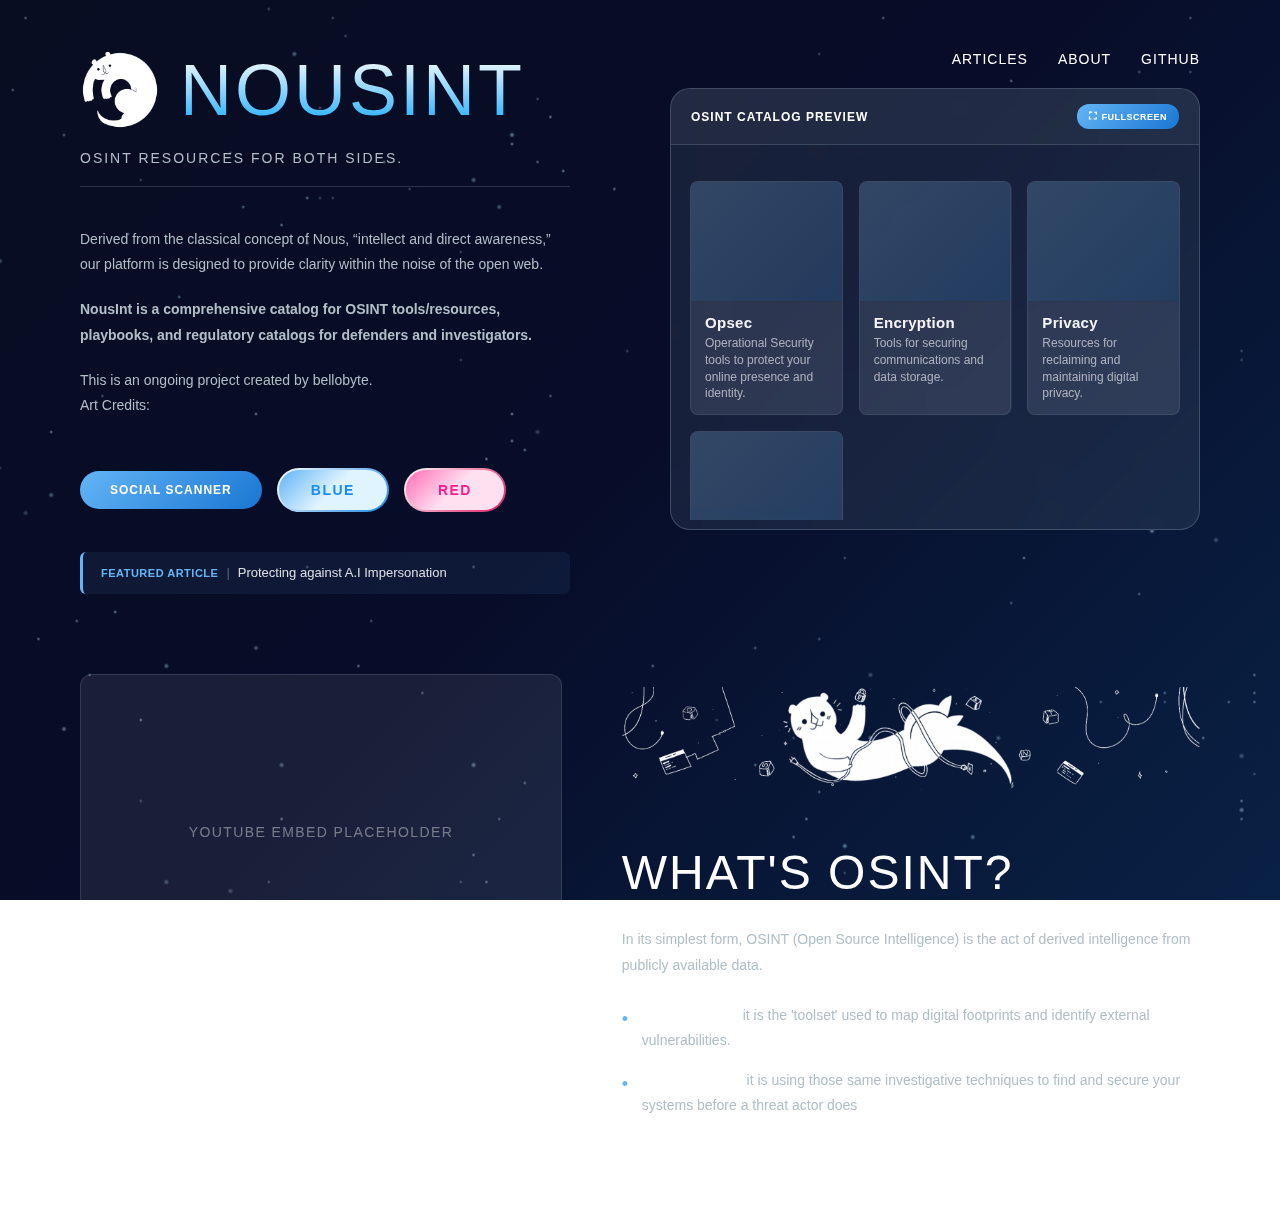
<file: index.html>
<!DOCTYPE html>
<html lang="en">
<head>
    <meta charset="UTF-8">
    <meta name="viewport" content="width=device-width, initial-scale=1.0">
    <meta name="description" content="NousInt - Comprehensive catalog of OSINT tools and resources for reconnaissance, operational security, privacy, and threat intelligence. Blue Team defensive security catalog.">
    <meta name="keywords" content="OSINT, operational security, OpSec, privacy tools, threat intelligence, cybersecurity, information gathering, OSINT catalog, blue team, cybersecurity resources, OSINT catalog">
    <meta name="author" content="bellobyte">
    <meta property="og:title" content="NousInt - OSINT Tools & Resources Catalog">
    <meta property="og:description" content="Catalog of OSINT tools and resources for recon and OpSec">
    <meta property="og:type" content="website">
    <title>NousInt | OSINT Catalog</title>
    <link rel="stylesheet" href="/static/css/index.css">
    <link rel="stylesheet" href="/static/css/stars.css">
    <link rel="icon" href="/static/images/logo.png" type="image/png">
</head>
<body>
    <div class="starfield"></div>
    <div class="container">
        <!-- Main Content -->   
        <main class="main-content">
            <div class="left-section">
                <div class="title-container" style="display: flex; align-items: center; gap: 20px; margin-bottom: 20px;">
                    <img src="/static/images/logo.png" alt="NousInt Logo" style="width: 80px; height: auto;">
                    <h1 class="main-title" style="margin-bottom: 0;">NOUSINT</h1>
                </div>
                <p class="subtitle">OSINT RESOURCES FOR BOTH SIDES.</p>
                
                <div class="description">
                    <p>Derived from the classical concept of Nous, “intellect and direct awareness,” our platform is designed to provide clarity within the noise of the open web.</p>
                    
                    <p><strong>NousInt is a comprehensive catalog for OSINT tools/resources, playbooks, and regulatory catalogs for defenders and investigators.</strong></p>
                    
                    <p>This is an ongoing project created by bellobyte. <br> Art Credits: </p>
                </div>

                <div class="action-section">
                    <button class="scanner-btn" onclick="window.location.href='/scan'">
                        SOCIAL SCANNER
                    </button>
                    <button class="blue-btn">BLUE</button>
                    <button class="red-btn" onclick="window.location.href='/red'">RED</button>
                </div>

                <!-- Featured Articles Section -->
                <div class="featured-articles">
                    <a href="/articles/protecting-against-ai-impersonation" class="featured-article-link">
                        <span class="featured-label">Featured Article</span>
                        <span class="featured-separator">|</span>
                        <span class="featured-title">Protecting against A.I Impersonation</span>
                    </a>
                </div>
            </div>

            <div class="right-section" style="flex-direction: column; align-items: flex-end;">
                <nav class="nav-buttons" style="margin-bottom: 20px;">
                    <button class="nav-btn" onclick="window.location.href='/articles'">ARTICLES</button>
                    <button class="nav-btn" onclick="window.location.href='/about'">ABOUT</button>
                    <a href="https://github.com/bellobyte/nousint" target="_blank">
                        <button class="nav-btn">GITHUB</button>
                    </a>
                </nav>
                <!-- Catalog Preview Container-->
                <div class="catalog-preview">
                    <div class="catalog-header">
                        <h3>OSINT Catalog Preview</h3>
                        <button class="fullscreen-btn" onclick="window.location.href='/catalog'">
                            <span>⛶</span> FULLSCREEN
                        </button>
                    </div>
                    <div class="catalog-content">
                        <div class="category-filter">
                        </div>
                        <div class="tools-grid">
                        </div>
                    </div>
                </div>
            </div>
        </main>

        <!-- What's OSINT Section -->
        <section class="osint-section">
            <div class="osint-left">
                <div class="youtube-embed-placeholder">
                    <!-- YOUTUBE EMBED -->
                    <p>YOUTUBE EMBED PLACEHOLDER</p>
                    <!-- should be: <iframe width="100%" height="315" src="https://www.youtube.com/embed/ID" frameborder="0" allowfullscreen></iframe> -->
                </div>
            </div>
            
            <div class="osint-right">
                <div class="logo-full"></div>
                <h2 class="osint-title">WHAT'S OSINT?</h2>
                <div class="osint-content">
                    <p>In its simplest form, OSINT (Open Source Intelligence) is the act of derived intelligence from publicly available data.</p>
                    
                    <ul class="osint-list">
                        <li><strong>For Red Team:</strong> it is the 'toolset' used to map digital footprints and identify external vulnerabilities.</li>
                        <li><strong>For Blue Team:</strong> it is using those same investigative techniques to find and secure your systems before a threat actor does</li>
                    </ul>
                </div>
            </div>
        </section>
    </div>

    <script src="/static/js/script.js"></script>
    <script src="/static/js/catalogscript.js"></script>
</body>
</html>
</file>
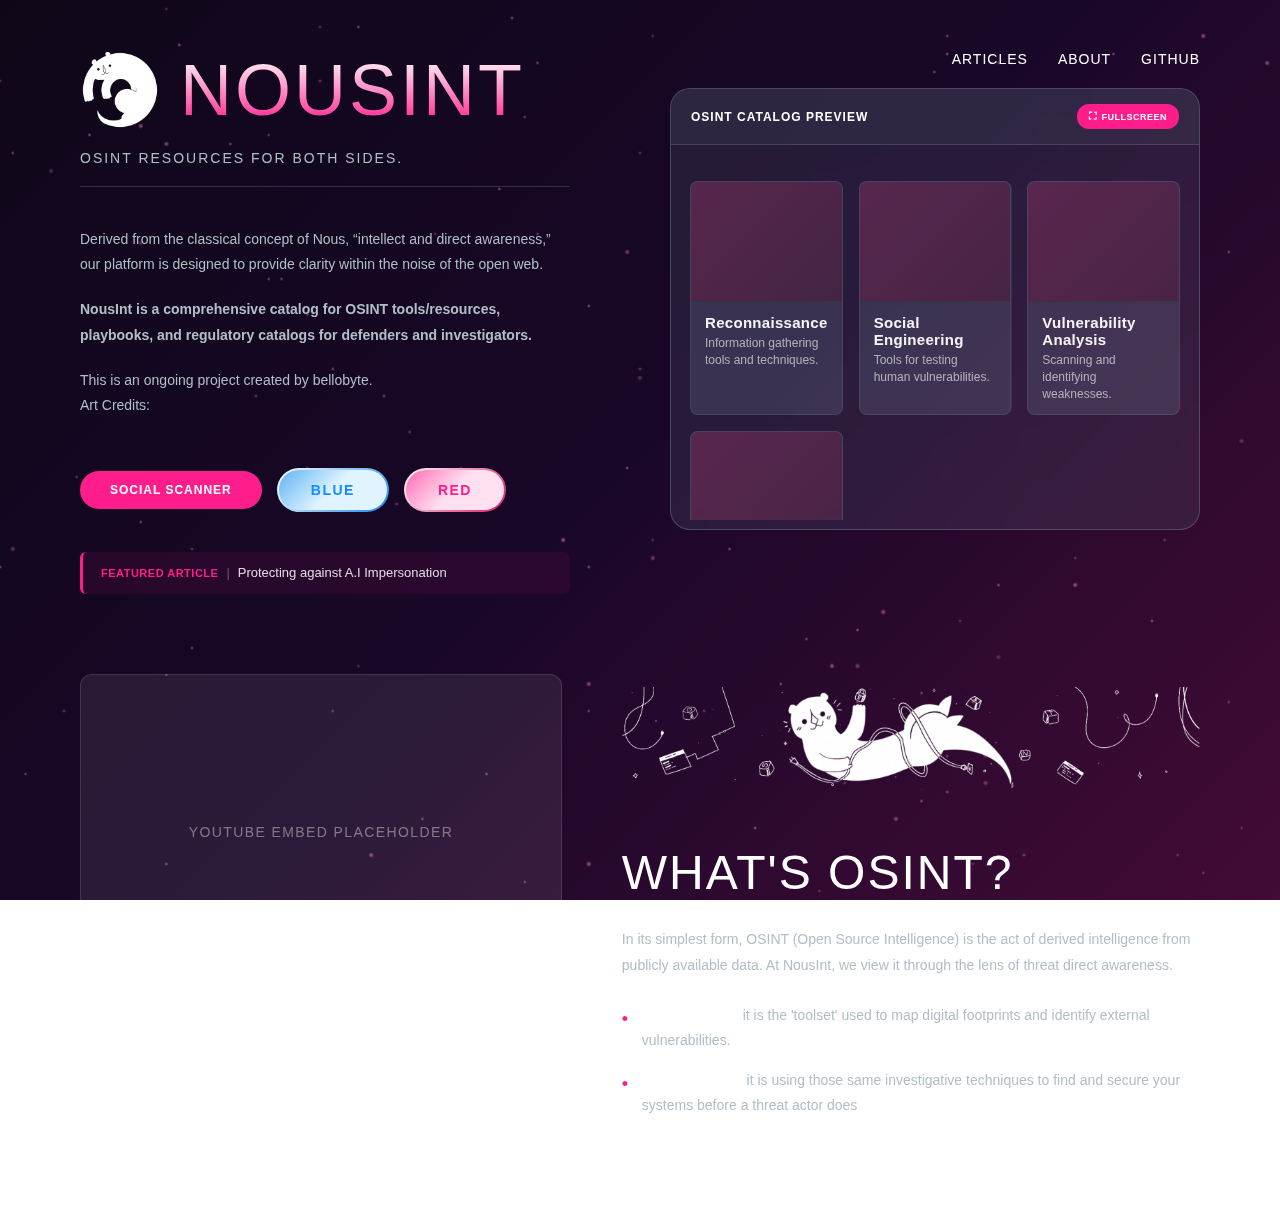
<file: index-red.html>
<!DOCTYPE html>
<html lang="en">
<head>
    <meta charset="UTF-8">
    <meta name="viewport" content="width=device-width, initial-scale=1.0">
    <meta name="description" content="NousInt Red Team - Catalog of OSINT tools and resources for offensive reconnaissance, penetration testing, and security research operations.">
    <meta name="keywords" content="OSINT, red team, penetration testing, offensive security, reconnaissance, security research, threat intelligence, OSINT catalog, red team resources, cybersecurity resources">
    <meta name="author" content="bellobyte">
    <meta property="og:title" content="NousInt Red Team - OSINT Tools Catalog">
    <meta property="og:description" content="Catalog of OSINT tools and resources for recon and OpSec">
    <meta property="og:type" content="website">
    <title>NousInt | OSINT Catalog</title>
    <link rel="stylesheet" href="/static/css/redindex.css">
    <link rel="stylesheet" href="/static/css/stars.css">
    <link rel="icon" href="/static/images/logo.png" type="image/png">
</head>
<body>
    <div class="starfield"></div>
    <div class="container">
        <!-- Header Section -->
        <!-- Main Content -->
        <main class="main-content">

            <div class="left-section">
                <div class="title-container" style="display: flex; align-items: center; gap: 20px; margin-bottom: 20px;">
                    <img src="/static/images/logo.png" alt="NousInt Logo" style="width: 80px; height: auto;">
                    <h1 class="main-title" style="margin-bottom: 0;">NOUSINT</h1>
                </div>
                <p class="subtitle">OSINT RESOURCES FOR BOTH SIDES.</p>
                
                <div class="description">
                    <p>Derived from the classical concept of Nous, “intellect and direct awareness,” our platform is designed to provide clarity within the noise of the open web.</p>
                    
                    <p><strong>NousInt is a comprehensive catalog for OSINT tools/resources, playbooks, and regulatory catalogs for defenders and investigators.</strong></p>
                    
                    <p>This is an ongoing project created by bellobyte. <br> Art Credits: </p>
                </div>

                <div class="action-section">
                    <button class="scanner-btn" onclick="window.location.href='/scan'">
                        SOCIAL SCANNER
                    </button>
                    <button class="blue-btn" onclick="window.location.href='/'">BLUE</button>
                    <button class="red-btn">RED</button>
                </div>

                <!-- Featured Articles Section -->
                <div class="featured-articles">
                    <a href="/articles/protecting-against-ai-impersonation?mode=red" class="featured-article-link">
                        <span class="featured-label">Featured Article</span>
                        <span class="featured-separator">|</span>
                        <span class="featured-title">Protecting against A.I Impersonation</span>
                    </a>
                </div>
            </div>

            <div class="right-section" style="flex-direction: column; align-items: flex-end;"> 
                <nav class="nav-buttons" style="margin-bottom: 20px;">                    <button class="nav-btn" onclick="window.location.href='/articles?mode=red'">ARTICLES</button>                    
                    <button class="nav-btn" onclick="window.location.href='/about'">ABOUT</button>
                    <a href="https://github.com/bellobytes/nousint" target="_blank">
                        <button class="nav-btn">GITHUB</button>
                    </a>
                </nav> 
                <!-- Catalog Preview Container--> 
                <div class="catalog-preview">
                    <div class="catalog-header">
                        <h3>OSINT Catalog Preview</h3>
                        <button class="fullscreen-btn" onclick="window.location.href='/redcatalog'">
                            <span>⛶</span> FULLSCREEN
                        </button>
                    </div>
                    <div class="catalog-content">
                        <div class="category-filter">
                        </div>
                        <div class="tools-grid">
                        </div>
                    </div>
                </div>

            </div>
        </main>

        <!-- What's OSINT Section -->
        <section class="osint-section">
            <div class="osint-left">
                <div class="youtube-embed-placeholder">
                    <!-- YOUTUBE EMBED -->
                    <p>YOUTUBE EMBED PLACEHOLDER</p>
                    <!-- should be: <iframe width="100%" height="315" src="https://www.youtube.com/embed/ID" frameborder="0" allowfullscreen></iframe> -->
                </div>
            </div>
            
            <div class="osint-right">
                <div class="logo-full"></div>
                <h2 class="osint-title">WHAT'S OSINT?</h2>
                <div class="osint-content">
                    <p>In its simplest form, OSINT (Open Source Intelligence) is the act of derived intelligence from publicly available data. At NousInt, we view it through the lens of threat direct awareness.</p>
                     
                    <ul class="osint-list">
                        <li><strong>For Red Team:</strong> it is the 'toolset' used to map digital footprints and identify external vulnerabilities.</li>
                        <li><strong>For Blue Team:</strong> it is using those same investigative techniques to find and secure your systems before a threat actor does</li>
                    </ul>
                </div>
            </div>

        </section>
    </div>

    <script src="/static/js/script.js"></script>
    <script src="/static/js/catalogscript.js"></script>
</body>
</html>
</file>
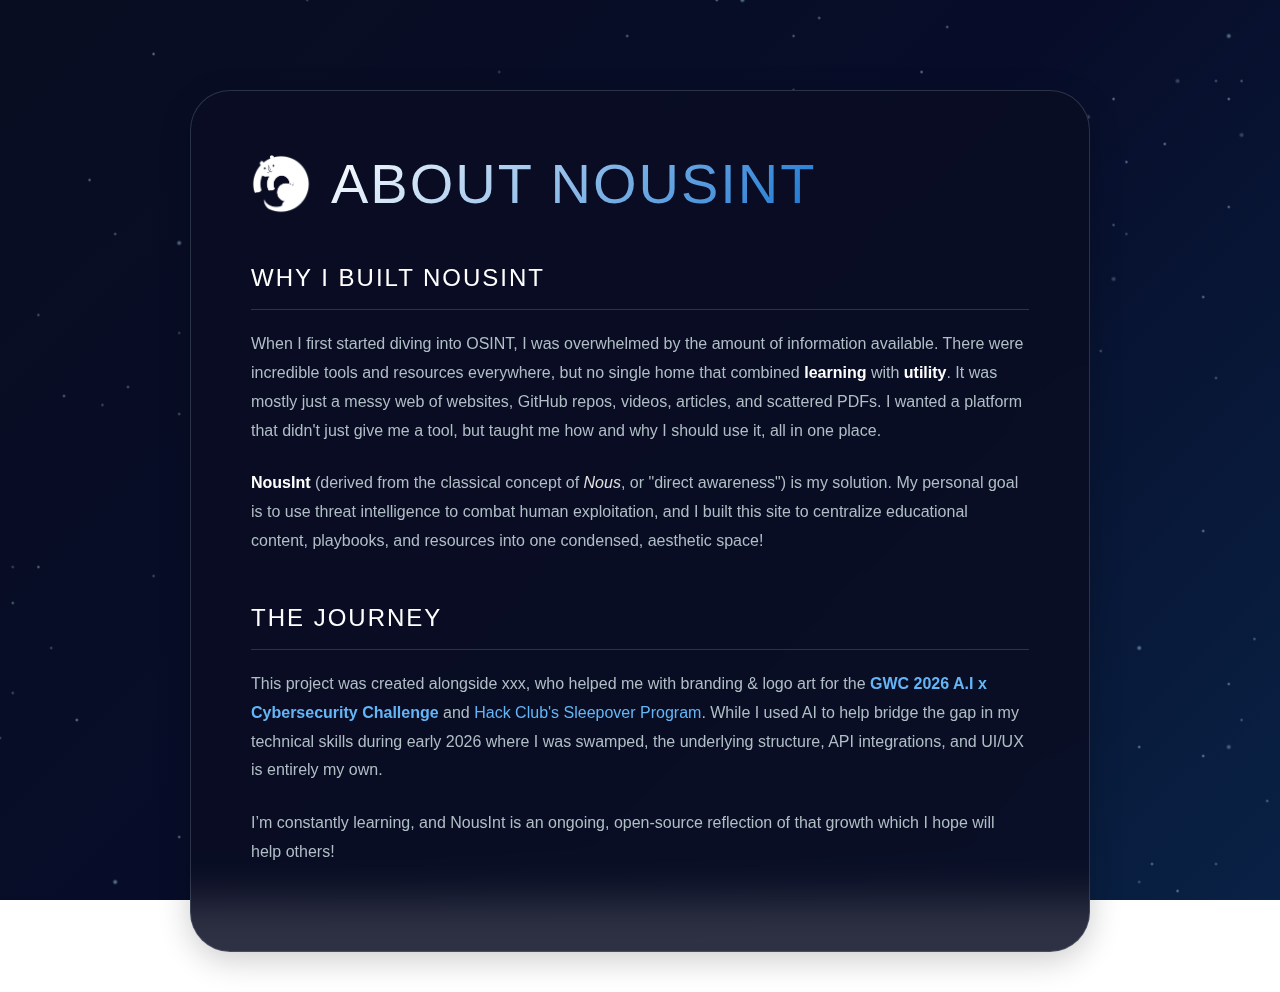
<file: templates/about.html>
<!DOCTYPE html>
<html lang="en">
<head>
    <meta charset="UTF-8">
    <meta name="viewport" content="width=device-width, initial-scale=1.0">
    <meta name="description" content="About NousInt - Learn about the creators and vision behind NousInt.">
    <meta name="keywords" content="OSINT, cybersecurity, threat intelligence, about NousInt, OSINT catalog, recon, OpSec, privacy tools, cybersecurity resources">
    <meta name="author" content="bellobyte">
    <meta property="og:title" content="About NousInt">
    <meta property="og:description" content="Learn about the OSINT catalog for recon and OpSec">
    <meta property="og:type" content="website">
    <title>NousInt | About</title>
    <link rel="stylesheet" href="/static/css/index.css">
    <link rel="stylesheet" href="/static/css/stars.css">
    <link rel="icon" href="/static/images/logo.png" type="image/png">
    <style>
        .about-modal {
            background-color: rgba(9, 13, 34, 0.85);
            border: 1px solid rgba(122, 143, 160, 0.3);
            border-radius: 40px;
            padding: 60px;
            backdrop-filter: blur(20px);
            box-shadow: 0 8px 32px rgba(0, 0, 0, 0.2);
            max-width: 900px;
            margin: 40px auto;
            position: relative;
            z-index: 10;
        }

        .about-title-container {
            display: flex;
            align-items: center;
            gap: 20px;
            margin-bottom: 40px;
        }

        .about-title-container img {
            width: 60px;
            height: 60px;
            cursor: pointer;
            transition: transform 0.2s ease;
        }

        .about-title-container img:hover {
            transform: scale(1.1);
        }

        .about-title-container h1 {
            margin: 0;
            font-size: 56px;
            font-weight: 300;
            letter-spacing: 2px;
            background: linear-gradient(135deg, #ffffff 0%, #1976d2 100%);
            -webkit-background-clip: text;
            -webkit-text-fill-color: transparent;
            background-clip: text;
        }

        .about-content {
            color: #b0bec5;
            font-size: 16px;
            line-height: 1.8;
        }
        
        .about-content p {
            margin-bottom: 24px;
        }
        
        .about-content strong {
            color: #ffffff;
            font-weight: 600;
        }

        .about-content em {
            color: #e0e0e0;
            font-style: italic;
        }

        .about-content h3 {
            font-size: 24px;
            font-weight: 300;
            letter-spacing: 2px;
            color: #ffffff;
            margin: 40px 0 20px 0;
            padding-bottom: 10px;
            border-bottom: 1px solid rgba(122, 143, 160, 0.3);
            text-transform: uppercase;
        }

        .about-content a {
            color: #64b5f6;
            text-decoration: none;
            transition: color 0.3s ease;
            position: relative;
        }

        .about-content a:hover {
            color: #1976d2;
        }

        .about-content a::after {
            content: '';
            position: absolute;
            width: 100%;
            height: 1px;
            bottom: -2px;
            left: 0;
            background-color: currentColor;
            transform: scaleX(0);
            transition: transform 0.3s ease;
        }

        .about-content a:hover::after {
            transform: scaleX(1);
        }
    </style>
</head>
<body>
    <div class="starfield"></div>
    <div class="container">
        <div class="about-modal">
            <div class="about-title-container">
                <img src="/static/images/logo.png" alt="NousInt Logo" onclick="window.location.href='/'">
                <h1>ABOUT NOUSINT</h1>
            </div>
            
            <main class="about-content">
                
                <h3>Why I Built NousInt</h3>

                <p>When I first started diving into OSINT, I was overwhelmed by the amount of information available. There were incredible tools and resources everywhere, but no single home that combined <strong>learning</strong> with <strong>utility</strong>. It was mostly just a messy web of websites, GitHub repos, videos, articles, and scattered PDFs. I wanted a platform that didn't just give me a tool, but taught me how and why I should use it, all in one place.</p>

                <p><strong>NousInt</strong> (derived from the classical concept of <em>Nous</em>, or "direct awareness") is my solution. My personal goal is to use threat intelligence to combat human exploitation, and I built this site to centralize educational content, playbooks, and resources into one condensed, aesthetic space!</p>

                <h3>The Journey</h3>

                <p>This project was created alongside xxx, who helped me with branding & logo art for the <strong><a href="https://girlswhocode.com/PROGRAMS/GWC-CHALLENGES" target="_blank">GWC 2026 A.I x Cybersecurity Challenge</a></strong> and <a href="https://sleepover.hackclub.com/" target="_blank">Hack Club's Sleepover Program</a>. While I used AI to help bridge the gap in my technical skills during early 2026 where I was swamped, the underlying structure, API integrations, and UI/UX is entirely my own.</p>

                <p>I’m constantly learning, and NousInt is an ongoing, open-source reflection of that growth which I hope will help others!</p>
            </main>
        </div>
    </div>

    <script src="/static/js/script.js"></script>
</body>
</html>
</file>
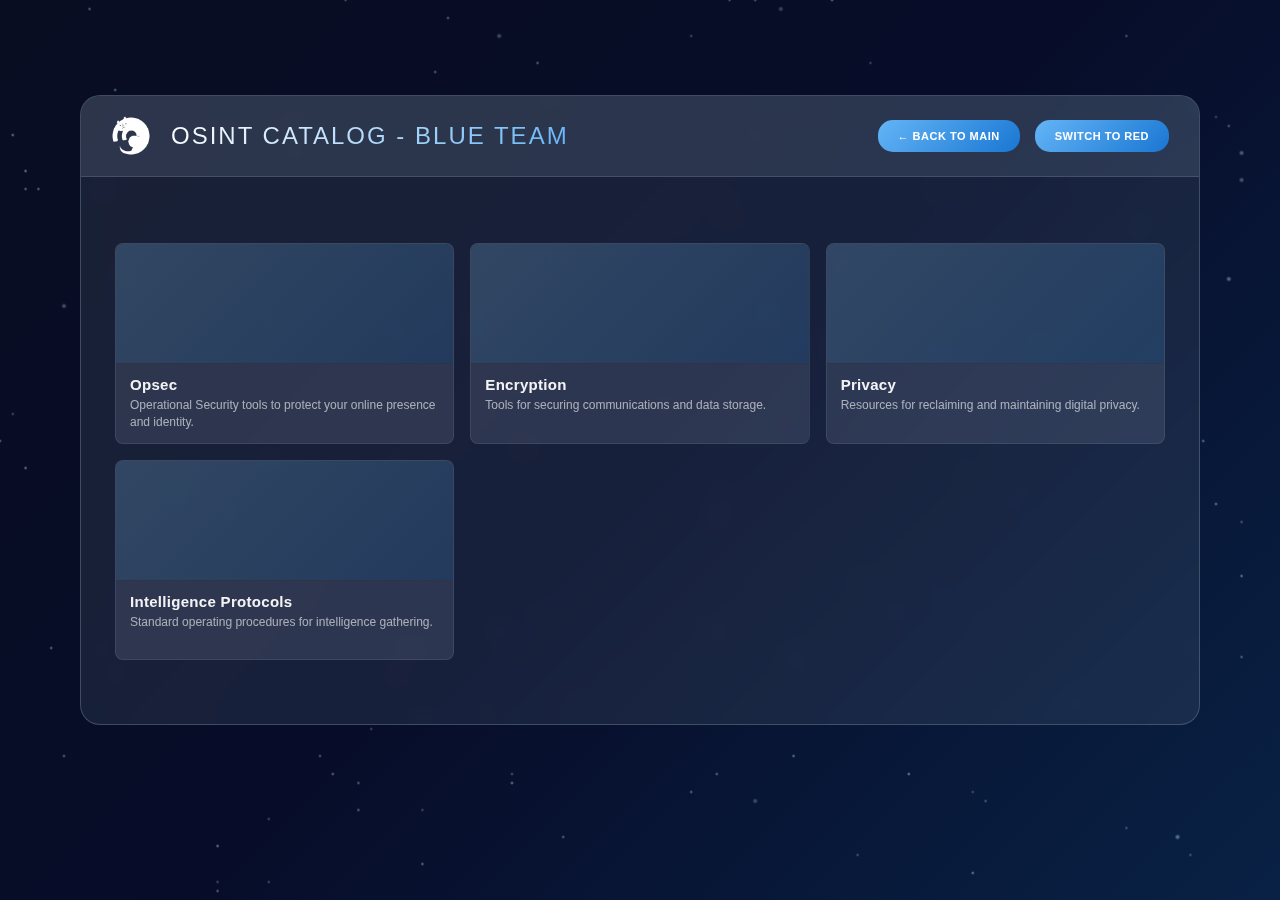
<file: templates/catalog.html>
<!DOCTYPE html>
<html lang="en">
<head>
    <meta charset="UTF-8">
    <meta name="viewport" content="width=device-width, initial-scale=1.0">
    <meta name="description" content="NousInt - Comprehensive catalog of OSINT tools and resources for reconnaissance, operational security (OpSec), privacy, and threat intelligence gathering.">
    <meta name="keywords" content="OSINT, operational security, OpSec, reconnaissance, privacy tools, threat intelligence, cybersecurity, information gathering, OSINT catalog">
    <meta name="author" content="bellobyte">
    <meta property="og:title" content="NousInt OSINT Catalog - Blue Team">
    <meta property="og:description" content="Catalog of OSINT tools and resources for recon and OpSec">
    <meta property="og:type" content="website">
    <title>NousInt | OSINT Catalog</title>
    <link rel="stylesheet" href="/static/css/index.css">
    <link rel="stylesheet" href="/static/css/stars.css">
    <link rel="icon" href="/static/images/logo.png" type="image/png">
</head>
<body>
    <div class="starfield"></div>
    <div class="container">
        <!-- Main Content -->
        <main class="fullscreen-catalog">
            <div class="catalog-fullscreen">
                <div class="catalog-header">
                    <div class="catalog-logo" onclick="window.location.href='/'" style="cursor: pointer;">
                        <div class="logo-circle"></div>
                    </div>
                    <h2>OSINT Catalog - Blue Team</h2>
                    <div class="catalog-nav">
                        <button class="nav-catalog-btn" onclick="window.location.href='/'">
                            ← BACK TO MAIN
                        </button>
                        <button class="nav-catalog-btn" onclick="window.location.href='/redcatalog'">
                            SWITCH TO RED
                        </button>
                    </div>
                </div>
                <div class="catalog-content">
                    <div class="category-filter">
                        <!-- Navigation generated by JavaScript -->
                    </div>
                    <div class="tools-grid">
                        <!-- Content loaded by JavaScript -->
                    </div>
                </div>
            </div>
        </main>
    </div>

    <script src="/static/js/script.js"></script>
    <script src="/static/js/catalogscript.js"></script>
</body>
</html>
</file>
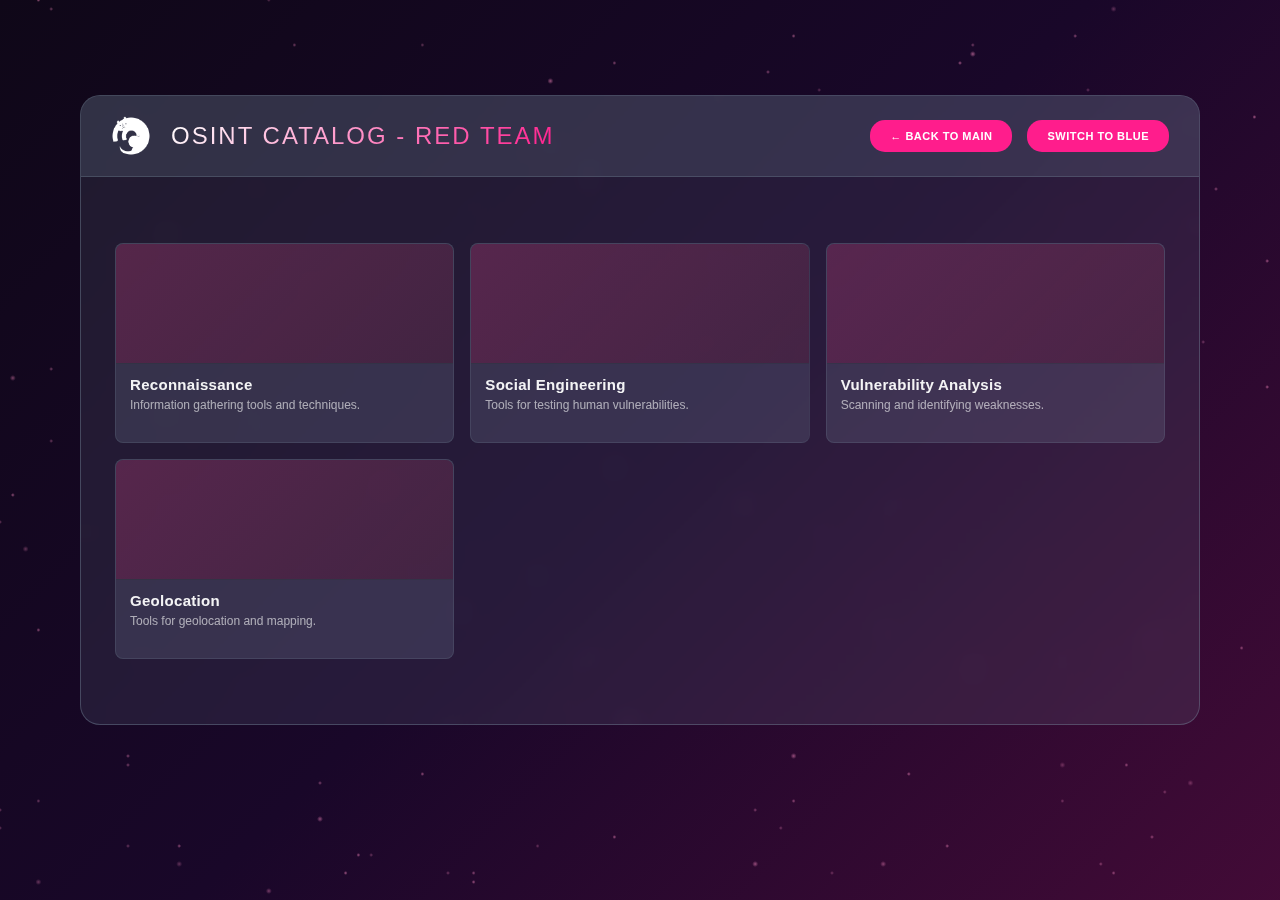
<file: templates/redcatalog.html>
<!DOCTYPE html>
<html lang="en">
<head>
    <meta charset="UTF-8">
    <meta name="viewport" content="width=device-width, initial-scale=1.0">
    <meta name="description" content="NousInt Red Team Catalog - Catalog of OSINT tools and resources for offensive reconnaissance, penetration testing, and security research.">
    <meta name="keywords" content="OSINT, red team, penetration testing, reconnaissance, offensive security, security research, OSINT catalog, threat intelligence">
    <meta name="author" content="bellobyte">
    <meta property="og:title" content="NousInt OSINT Catalog - Red Team">
    <meta property="og:description" content="Catalog of OSINT tools and resources for recon and OpSec">
    <meta property="og:type" content="website">
    <title>NousInt | OSINT Catalog - Red Team</title>
    <link rel="stylesheet" href="/static/css/redindex.css">
    <link rel="stylesheet" href="/static/css/stars.css">
    <link rel="icon" href="/static/images/logo.png" type="image/png">
</head>
<body>
    <div class="starfield"></div>
    <div class="container">
        <!-- Main Content -->
        <main class="fullscreen-catalog">
            <div class="catalog-fullscreen">
                <div class="catalog-header">
                    <div class="catalog-logo" onclick="window.location.href='/red'" style="cursor: pointer;">
                        <div class="logo-circle"></div>
                    </div>
                    <h2>OSINT Catalog - Red Team</h2>
                    <div class="catalog-nav">
                        <button class="nav-catalog-btn" onclick="window.location.href='/red'">
                            ← BACK TO MAIN
                        </button>
                        <button class="nav-catalog-btn" onclick="window.location.href='/catalog'">
                            SWITCH TO BLUE
                        </button>
                    </div>
                </div>
                <div class="catalog-content">
                    <div class="category-filter">
                        <!-- Navigation generated by JavaScript -->
                    </div>
                    <div class="tools-grid">
                        <!-- Content loaded by JavaScript -->
                    </div>
                </div>
            </div>
        </main>
    </div>

    <script src="/static/js/script.js"></script>
    <script src="/static/js/catalogscript.js"></script>
</body>
</html>
</file>
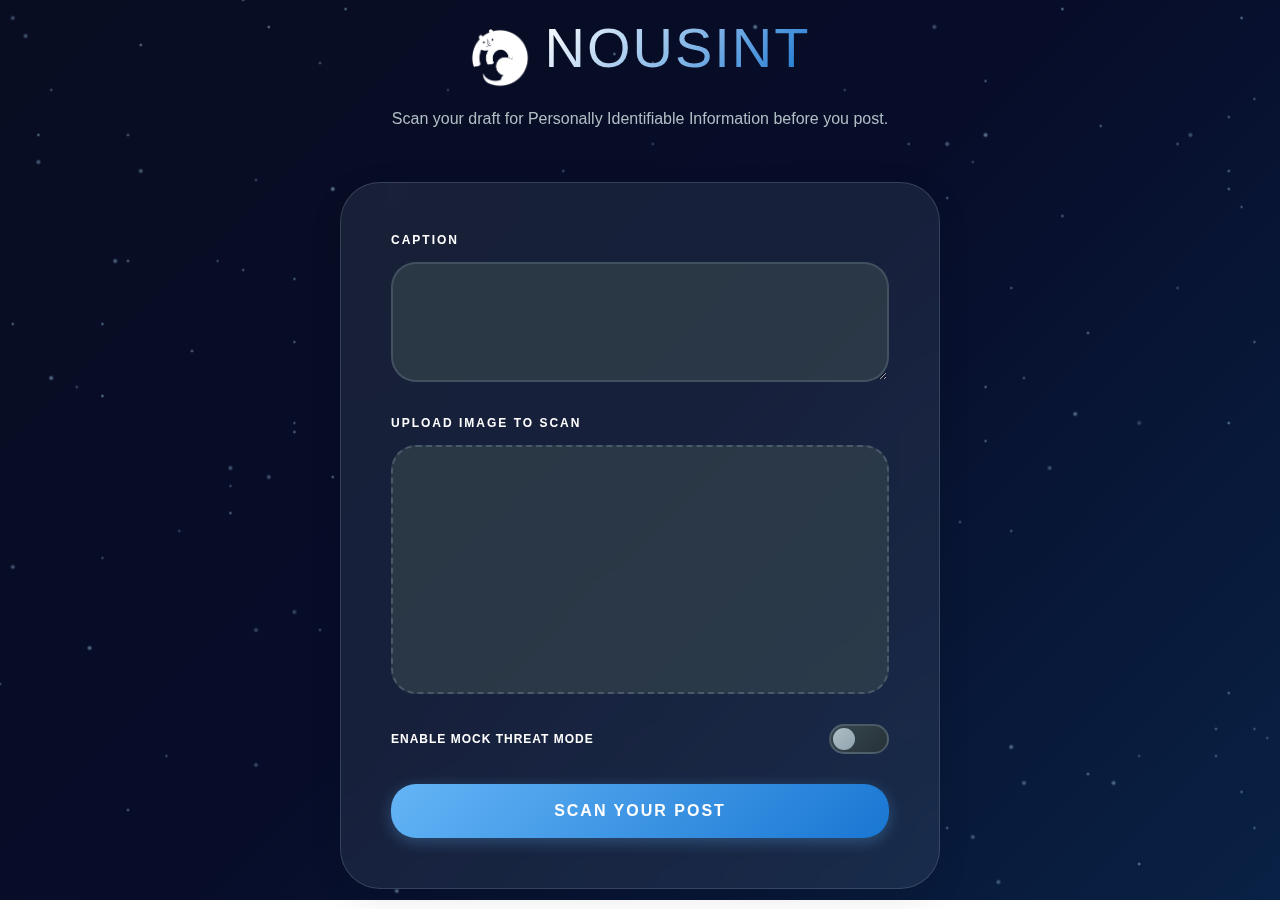
<file: templates/scan.html>
<!DOCTYPE html>
<html lang="en">
<head>
    <meta charset="UTF-8">
    <meta name="viewport" content="width=device-width, initial-scale=1.0">
    <meta name="description" content="NousInt Scanner - Analyze your posts for PII and privacy risks before sharing. OSINT privacy protection tool.">
    <meta name="keywords" content="PII scanner, privacy scanner, OSINT, personal information protection, OpSec, privacy risk analysis">
    <meta name="author" content="bellobyte">
    <meta property="og:title" content="NousInt PII Scanner">
    <meta property="og:description" content="Scan your posts for privacy risks and PII before sharing">
    <meta property="og:type" content="website">
    <title>NousInt | Scanner</title>
    <link rel="stylesheet" href="/static/css/scan.css">
    <link rel="stylesheet" href="/static/css/stars.css">
    <link rel="icon" href="/static/images/logo.png" type="image/png">
</head>
<body>
    <div class="starfield"></div>
    <div class="container">

        <div class="header-section">
            <a href="/" class="logo-link">
                <img src="/static/images/logo.png" alt="NousInt Logo" class="header-logo">
            </a>
            <h1 class="main-title">NOUSINT</h1>
        </div>
        
        <p class="subtitle">Scan your draft for Personally Identifiable Information before you post.</p>

        <div class="scanner-card">
            <div class="form-section">
                <label class="section-label">CAPTION</label>
                <textarea id="postInput" class="text-input" placeholder=""></textarea>
            </div>

            <div class="form-section">
                <label class="section-label">UPLOAD IMAGE TO SCAN</label>
                <div class="upload-box">
                    <input type="file" id="imageUpload" accept="image/*" />
                    <div class="upload-placeholder">
                        <div id="fileName"></div>
                    </div>
                </div>
            </div>

            <div class="threat-mode-section">
                <label class="threat-label" for="threatSwitch">ENABLE MOCK THREAT MODE</label>
                <div class="toggle-container">
                    <input type="checkbox" id="threatSwitch" class="toggle-switch" />
                    <label for="threatSwitch" class="toggle-slider"></label>
                </div>
            </div>

            <button id="scanBtn" class="scan-button">SCAN YOUR POST</button> 
        </div>

        <div id="resultsArea" class="results-section hidden">
            <h3 class="results-title">Analysis Results</h3>
            <div id="aiFeedback" class="results-text">Scanning for PII...</div>
        </div>
    </div>

    <script src="/static/js/script.js"></script>
</body>
</html>
</file>
<file: static/css/index.css>
/* 1cacff */
* {
    margin: 0;
    padding: 0;
    box-sizing: border-box;
}

html {
    min-height: 100%;
}

body {
    font-family: 'Arial', sans-serif;
    background: linear-gradient(135deg, #090d22 0%, #070d29 50%, #0d4a7d 200%);
    background-attachment: fixed;
    color: #e0e0e0;
    min-height: 100vh;
    padding-top: 50px;
    position: relative;
    overflow-x: hidden;
}


.container {
    position: relative;
    z-index: 5;
    max-width: 1200px;
    margin: 0 auto;
    padding: 0 40px;
}

.header {
    display: flex;
    justify-content: flex-end;
    align-items: center;
    padding: 40px 0;
    position: absolute;
    top: 0;
    left: 40px;
    right: 40px;
    width: auto;
    z-index: 10;
}

.logo-section {
    display: flex;
    align-items: center;
    gap: 30px;
}

.logo-circle {
    width: 80px;
    height: 80px;
    background: url('../images/logo.png');
    background-size: cover;
    position: relative;
}

.logo-circle::before {
    display: none;
}

.osint-right .logo-full {
    width: 100%;
    height: 15vh;
    background: url('../images/logo_full.png') no-repeat center;
    background-size: contain;
    border: none;
    border-radius: 0;
    backdrop-filter: none;
    position: relative;
    margin: 0 0 40px 0;
}

.logo-full::before {
    display: none;
}

.nav-buttons {
    display: flex;
    gap: 30px;
}

.nav-btn {
    background: none;
    border: none;
    color: #ffffff;
    font-size: 14px;
    font-weight: 500;
    letter-spacing: 1px;
    cursor: pointer;
    transition: opacity 0.3s;
}

.nav-btn:hover {
    opacity: 0.7;
}

.main-content {
    display: grid;
    grid-template-columns: 1fr 1fr;
    gap: 60px;
    align-items: start;
    margin-bottom: 60px;
    padding-top: 0;
}

.left-section {
    padding-right: 40px;
}

.main-title {
    font-size: 72px;
    font-weight: 300;
    letter-spacing: 3px;
    margin-bottom: 20px;
    background: linear-gradient(180deg, #ffffff 0%, #1cacff 100%);
    -webkit-background-clip: text;
    -webkit-text-fill-color: transparent;
    background-clip: text;
    line-height: 1;
}

.subtitle {
    font-size: 14px;
    font-weight: 500;
    letter-spacing: 2px;
    margin-bottom: 40px;
    color: #b0bec5;
    border-bottom: 1px solid rgba(122, 143, 160, 0.3);
    padding-bottom: 20px;
}

.description {
    margin-bottom: 50px;
    line-height: 1.8;
    color: #b0bec5;
    font-size: 14px;
}

.description p {
    margin-bottom: 20px;
}

.action-section {
    display: flex;
    align-items: center;
    gap: 15px;
    margin-bottom: 40px;
}

.scanner-btn {
    background: linear-gradient(135deg, #64b5f6 0%, #1976d2 100%);
    border: none;
    border-radius: 25px;
    color: #ffffff;
    padding: 12px 30px;
    font-size: 12px;
    font-weight: 600;
    letter-spacing: 1px;
    cursor: pointer;
    transition: all 0.3s;
    text-transform: uppercase;
}

.scanner-btn:hover {
    box-shadow: 0 0 20px rgba(100, 181, 246, 0.4);
    transform: translateY(-2px);
}

.blue-btn {
    background: 
        linear-gradient(135deg, #5eb3f6 0%, #e0f4ff 50%) padding-box,
        linear-gradient(135deg, #ffffff 0%, #1e88e5 100%) border-box;
    border: 2px solid transparent;
    border-radius: 30px;
    color: #188bff;
    padding: 12px 32px;
    font-size: 14px;
    font-weight: 700;
    letter-spacing: 1.5px;
    cursor: pointer;
    transition: all 0.3s;
    text-transform: uppercase;
}
.blue-btn:hover {
    transform: translateY(-2px);
    box-shadow: 0 4px 12px rgba(24, 139, 255, 0.598);
}

.red-btn {
    background: 
        linear-gradient(135deg, #ff6bb5 0%, #ffe0f0 50%) padding-box,
        linear-gradient(135deg, #ffffff 0%, #d81b60 100%) border-box;
    border: 2px solid transparent;
    border-radius: 30px;
    color: #ff1d8c;
    padding: 12px 32px;
    font-size: 14px;
    font-weight: 700;
    letter-spacing: 1.5px;
    cursor: pointer;
    transition: all 0.3s;
    text-transform: uppercase;
}


.red-btn:hover {
    transform: translateY(-2px);
    box-shadow: 0 4px 12px rgba(255, 29, 140, 0.598);
}

.featured-articles {
    margin-bottom: 20px;
    padding: 12px 18px;
    background: rgba(100, 181, 246, 0.08);
    border-left: 3px solid #64b5f6;
    border-radius: 6px;
    transition: all 0.3s ease;
}

.featured-articles:hover {
    background: rgba(100, 181, 246, 0.12);
    transform: translateX(4px);
}

.featured-article-link {
    display: flex;
    align-items: center;
    gap: 8px;
    text-decoration: none;
    color: rgba(255, 255, 255, 0.9);
    font-size: 13px;
    line-height: 1.4;
}

.featured-label {
    font-weight: 600;
    color: #64b5f6;
    text-transform: uppercase;
    letter-spacing: 0.5px;
    font-size: 11px;
}

.featured-separator {
    color: rgba(255, 255, 255, 0.3);
    font-weight: 300;
}

.featured-title {
    color: rgba(255, 255, 255, 0.85);
    font-weight: 400;
    flex: 1;
}

.featured-article-link:hover .featured-title {
    color: #64b5f6;
}

.right-section {
    display: flex;
    justify-content: center;
    align-items: center;
}

.catalog-preview {
    width: 100%;
    aspect-ratio: 1.2;
    background-color: rgba(122, 143, 160, 0.15);
    border: 1px solid rgba(122, 143, 160, 0.4);
    border-radius: 20px;
    backdrop-filter: blur(10px);
    overflow: hidden;
    transition: all 0.3s;
}

.catalog-header {
    display: flex;
    justify-content: space-between;
    align-items: center;
    padding: 15px 20px;
    background-color: rgba(122, 143, 160, 0.1);
    border-bottom: 1px solid rgba(122, 143, 160, 0.3);
}

.catalog-header h3 {
    font-size: 12px;
    font-weight: 600;
    letter-spacing: 1px;
    color: #ffffff;
    text-transform: uppercase;
    margin: 0;
}

.fullscreen-btn {
    background: linear-gradient(135deg, #64b5f6 0%, #1976d2 100%);
    border: none;
    border-radius: 12px;
    color: #ffffff;
    padding: 6px 12px;
    font-size: 9px;
    font-weight: 600;
    letter-spacing: 0.5px;
    cursor: pointer;
    transition: all 0.3s;
    text-transform: uppercase;
    display: flex;
    align-items: center;
    gap: 4px;
}

.fullscreen-btn:hover {
    transform: translateY(-1px);
    box-shadow: 0 4px 12px rgba(100, 181, 246, 0.3);
}

.fullscreen-btn span {
    font-size: 11px;
}

.catalog-content {
    padding: 15px;
    height: calc(100% - 50px);
    display: flex;
    flex-direction: column;
    overflow-y: auto;
}   

.category-filter {
    display: flex;
    gap: 8px;
    margin-bottom: 15px;
    flex-wrap: wrap;
}


.tools-grid {
    flex: 1;
    position: relative;
    overflow-y: auto;
}

.tools-scroll-container {
    height: 100%;
    overflow-y: auto;
    overflow-x: hidden;
    padding-right: 4px;
    padding-top: 6px;
    padding-left: 4px;
}

.tools-scroll-container::-webkit-scrollbar {
    width: 4px;
}

.tools-scroll-container::-webkit-scrollbar-track {
    background: rgba(122, 143, 160, 0.1);
    border-radius: 2px;
}

.tools-scroll-container::-webkit-scrollbar-thumb {
    background: rgba(100, 181, 246, 0.3);
    border-radius: 2px;
}

.tools-scroll-container::-webkit-scrollbar-thumb:hover {
    background: rgba(100, 181, 246, 0.5);
}

.tool-category-grid {
    display: grid;
    grid-template-columns: 1fr 1fr 1fr;
    gap: 8px;
    width: 100%;
    padding: 2px;
}

.tool-category {
    display: grid;
    grid-template-columns: 1fr 1fr 1fr;
    gap: 8px;
    position: absolute;
    width: 100%;
    height: 100%;
    opacity: 1;
    transition: opacity 0.3s ease;
    padding: 2px;
}

.tool-category.hidden {
    opacity: 0;
    pointer-events: none;
}

.tool-item {
    background: rgba(122, 143, 160, 0.15);
    border: 1px solid rgba(122, 143, 160, 0.3);
    border-radius: 8px;
    padding: 12px;
    font-size: 9px;
    font-weight: 500;
    color: #b0bec5;
    transition: all 0.3s;
    cursor: pointer;
    display: grid;
    grid-template-columns: 1fr 60px;
    grid-template-rows: auto auto 1fr;
    gap: 4px 12px;
    min-height: 80px;
    align-items: start;
}

.tool-name {
    font-weight: 600;
    text-transform: uppercase;
    letter-spacing: 0.5px;
    line-height: 1.2;
    text-align: left;
    grid-column: 1;
    grid-row: 1;
}

.tool-description {
    font-size: 8px;
    opacity: 0.7;
    text-transform: none;
    letter-spacing: 0;
    line-height: 1.3;
    text-align: left;
    grid-column: 1;
    grid-row: 3;
}

.tool-item:hover {
    background: rgba(100, 181, 246, 0.1);
    border-color: rgba(100, 181, 246, 0.4);
    color: #64b5f6;
    transform: scale(1.02);
}

.tool-item:hover .tool-description {
    opacity: 1;
}

.breadcrumb-nav {
    display: flex;
    align-items: center;
    justify-content: flex-start;
    margin-bottom: 15px;
    padding: 8px 12px;
    background: rgba(122, 143, 160, 0.1);
    border-radius: 8px;
    font-size: 11px;
}

.breadcrumb-btn {
    background: none;
    border: none;
    color: #64b5f6;
    cursor: pointer;
    font-size: 11px;
    font-weight: 500;
    text-decoration: underline;
    transition: opacity 0.3s;
}

.breadcrumb-btn:hover {
    opacity: 0.7;
}

.breadcrumb-current {
    color: rgba(255, 255, 255, 0.8);
    font-weight: 600;
}

.breadcrumb-separator {
    margin: 0 8px;
    color: rgba(255, 255, 255, 0.5);
    font-weight: bold;
}

.filter-buttons-container {
    display: grid;
    grid-template-columns: repeat(3, 1fr);
    gap: 16px;
    justify-content: start;
    margin-bottom: 30px;
}

.category-card {
    background: rgba(122, 143, 160, 0.08);
    border: 1px solid rgba(122, 143, 160, 0.2);
    border-radius: 8px;
    padding: 0;
    cursor: pointer;
    transition: all 0.2s ease;
    backdrop-filter: blur(10px);
    display: flex;
    flex-direction: column;
    overflow: hidden;
    min-height: 200px;
    width: 100%;
    max-width: 100%;
}

.category-card:hover {
    background: rgba(122, 143, 160, 0.15);
    border-color: rgba(100, 181, 246, 0.4);
    transform: translateY(-2px);
    box-shadow: 0 4px 12px rgba(0, 0, 0, 0.2);
}

.category-cover {
    height: 120px;
    width: 100%;
    background: rgba(0,0,0,0.2);
    border-bottom: 1px solid rgba(122, 143, 160, 0.1);
    position: relative;
}

.category-logo {
    width: 100%;
    height: 100%;
}

.category-logo img {
    width: 100%;
    height: 100%;
    object-fit: cover;
}

.logo-placeholder {
    width: 100%;
    height: 100%;
    background: linear-gradient(135deg, rgba(100, 181, 246, 0.2) 0%, rgba(25, 118, 210, 0.2) 100%);
}

.category-content {
    padding: 12px 14px;
    flex: 1;
    display: flex;
    flex-direction: column;
}

.category-name {
    font-size: 15px;
    font-weight: 600;
    color: rgba(255, 255, 255, 0.95);
    margin-bottom: 4px;
    letter-spacing: 0.02em;
}

.category-description {
    font-size: 12px;
    color: rgba(255, 255, 255, 0.6);
    line-height: 1.4;
    word-wrap: break-word;
    overflow-wrap: break-word;
}

.subcategory-grid {
    display: grid;
    grid-template-columns: repeat(auto-fit, minmax(200px, 1fr));
    gap: 15px;
    width: 100%;
    padding-top: 6px;
}

.subcategory-card {
    background: rgba(122, 143, 160, 0.15);
    border: 1px solid rgba(122, 143, 160, 0.3);
    border-radius: 12px;
    padding: 20px;
    cursor: pointer;
    transition: all 0.3s;
    text-align: center;
    min-height: 120px;
    display: flex;
    flex-direction: column;
    justify-content: center;
    gap: 8px;
}

.subcategory-card:hover {
    background: rgba(100, 181, 246, 0.1);
    border-color: rgba(100, 181, 246, 0.4);
    transform: translateY(-2px);
    box-shadow: 0 4px 12px rgba(100, 181, 246, 0.2);
}

.subcategory-name {
    font-size: 14px;
    font-weight: 600;
    color: #ffffff;
    text-transform: uppercase;
    letter-spacing: 0.5px;
    margin-bottom: 4px;
}

.subcategory-count {
    font-size: 12px;
    font-weight: 500;
    color: #64b5f6;
    margin-bottom: 8px;
}

.subcategory-description {
    font-size: 10px;
    color: rgba(255, 255, 255, 0.6);
    font-style: italic;
}

.tool-category-badge {
    display: inline-block;
    background: linear-gradient(135deg, #64b5f6 0%, #1976d2 100%);
    color: white;
    font-size: 8px;
    font-weight: 600;
    padding: 3px 8px;
    border-radius: 10px;
    text-transform: uppercase;
    letter-spacing: 0.5px;
    margin: 3px 0;
    grid-column: 1;
    grid-row: 2;
    justify-self: start;
    width: fit-content;
}

.tool-logo {
    grid-column: 2;
    grid-row: 1 / span 3;
    width: 50px;
    height: 50px;
    background-color: rgba(255, 255, 255, 0.1); 
    border-radius: 4px;
    align-self: center;
    justify-self: center;
}

.selection-prompt {
    display: flex;
    align-items: center;
    justify-content: center;
    height: 200px;
    color: rgba(255, 255, 255, 0.6);
    font-size: 14px;
    font-style: italic;
    text-align: center;
}

.fullscreen-catalog {
    padding: 40px 0;
    min-height: 80vh;
    display: flex;
    align-items: center;
    justify-content: center;
}

.catalog-fullscreen {
    width: 100%;
    max-width: 1200px;
    height: 70vh;
    background-color: rgba(122, 143, 160, 0.15);
    border: 1px solid rgba(122, 143, 160, 0.4);
    border-radius: 20px;
    backdrop-filter: blur(10px);
    overflow: hidden;
    display: flex;
    flex-direction: column;
}

.catalog-fullscreen .catalog-header {
    display: flex;
    align-items: center;
    padding: 20px 30px;
    background-color: rgba(122, 143, 160, 0.2);
    border-bottom: 1px solid rgba(122, 143, 160, 0.3);
}

.catalog-logo {
    margin-right: 20px;
    transition: opacity 0.3s ease;
}

.catalog-logo:hover {
    opacity: 0.7;
}

.catalog-fullscreen .catalog-header .logo-circle {
    width: 40px;
    height: 40px;
    background: url('../images/logo.png') no-repeat center;
    background-size: cover;
}

.catalog-fullscreen .catalog-header h2 {
    font-size: 24px;
    font-weight: 300;
    letter-spacing: 2px;
    color: #ffffff;
    text-transform: uppercase;
    margin: 0;
    margin-right: auto;
    background: linear-gradient(135deg, #ffffff 0%, #64b5f6 100%);
    -webkit-background-clip: text;
    -webkit-text-fill-color: transparent;
    background-clip: text;
}

.catalog-nav {
    display: flex;
    gap: 15px;
    align-items: center;
}

.nav-catalog-btn {
    background: linear-gradient(135deg, #64b5f6 0%, #1976d2 100%);
    border: none;
    border-radius: 15px;
    color: #ffffff;
    padding: 10px 20px;
    font-size: 11px;
    font-weight: 600;
    letter-spacing: 0.5px;
    cursor: pointer;
    transition: all 0.3s;
    text-transform: uppercase;
}

.nav-catalog-btn:hover {
    transform: translateY(-2px);
    box-shadow: 0 6px 15px rgba(100, 181, 246, 0.3);
}

.catalog-fullscreen .catalog-content {
    flex: 1;
    padding: 30px;
    display: flex;
    flex-direction: column;
    overflow-y: auto;
}

.catalog-fullscreen .category-filter {
    margin-bottom: 30px;
    justify-content: start;
}


.catalog-fullscreen .tools-grid {
    flex: 1;
}

.catalog-fullscreen .tools-scroll-container {
    height: 100%;
}

.catalog-fullscreen .tool-category-grid {
    grid-template-columns: repeat(4, 1fr);
    gap: 15px;
}

.catalog-fullscreen .subcategory-grid {
    grid-template-columns: repeat(3, 1fr);
    gap: 20px;
}

.catalog-fullscreen .subcategory-card {
    min-height: 140px;
    padding: 25px;
}

.catalog-fullscreen .breadcrumb-nav {
    font-size: 12px;
    margin-bottom: 20px;
}

.catalog-fullscreen .tool-item {
    min-height: 80px;
    padding: 15px;
    font-size: 11px;
}

.catalog-fullscreen .tool-name {
    font-size: 11px;
    margin-bottom: 6px;
}

.catalog-fullscreen .tool-description {
    font-size: 9px;
}

@media (max-width: 1200px) {
    .catalog-fullscreen .tool-category-grid {
        grid-template-columns: repeat(3, 1fr);
    }
}

@media (max-width: 900px) {
    .catalog-fullscreen .tool-category-grid {
        grid-template-columns: repeat(2, 1fr);
    }
    
    .catalog-fullscreen {
        height: 60vh;
    }
    
    .catalog-nav {
        flex-wrap: wrap;
        gap: 10px;
    }
    
    .catalog-fullscreen .catalog-header {
        padding: 15px 20px;
        flex-direction: column;
        gap: 15px;
        text-align: center;
    }
}

@media (max-width: 600px) {
    .catalog-fullscreen .tool-category-grid {
        grid-template-columns: 1fr;
    }
    
    .fullscreen-catalog {
        padding: 20px 0;
    }
    
    .catalog-fullscreen {
        height: 50vh;
    }
    
    .nav-catalog-btn {
        padding: 8px 15px;
        font-size: 10px;
    }
}

.diagram-placeholder:hover {
    background-color: rgba(122, 143, 160, 0.3);
    border-color: rgba(100, 181, 246, 0.8);
}

.diagram-placeholder p {
    font-size: 14px;
    color: #b0bec5;
    font-weight: 500;
    letter-spacing: 1px;
    text-align: center;
}

.osint-section {
    display: grid;
    grid-template-columns: 1fr 1.2fr;
    gap: 60px;
    align-items: start;
    padding-bottom: 80px;
}

.image-placeholder {
    width: 100%;
    aspect-ratio: 1;
    background-color: rgba(122, 143, 160, 0.2);
    border: 1px solid rgba(122, 143, 160, 0.4);
    border-radius: 20px;
    display: flex;
    align-items: center;
    justify-content: center;
    backdrop-filter: blur(10px);
}

.image-placeholder p {
    font-size: 14px;
    color: #b0bec5;
    font-weight: 500;
    letter-spacing: 1px;
}

.osint-title {
    font-size: 48px;
    font-weight: 300;
    letter-spacing: 2px;
    margin-bottom: 30px;
    color: #ffffff;
    line-height: 1;
}

.osint-content {
    color: #b0bec5;
    line-height: 1.8;
    font-size: 14px;
}

.osint-content p {
    margin-bottom: 25px;
}

.osint-list {
    list-style: none;
    padding-left: 0;
}

.osint-list li {
    margin-bottom: 15px;
    padding-left: 20px;
    position: relative;
}

.osint-list li::before {
    content: '•';
    color: #64b5f6;
    font-size: 18px;
    position: absolute;
    left: 0;
}

.osint-list li strong {
    color: #ffffff;
}

@media (max-width: 768px) {
    .container {
        padding: 0 20px;
    }
    
    .header {
        flex-direction: column;
        gap: 20px;
        align-items: center;
    }
    
    .main-content {
        grid-template-columns: 1fr;
        gap: 40px;
        text-align: center;
    }
    
    .left-section {
        padding-right: 0;
    }
    
    .main-title {
        font-size: 48px;
    }
    
    .osint-section {
        grid-template-columns: 1fr;
        gap: 40px;
        text-align: center;
    }
    
    .osint-title {
        font-size: 36px;
    }
    
    .action-section {
        justify-content: center;
    }
    
    .catalog-preview {
        aspect-ratio: 1;
    }
    
    .catalog-header {
        padding: 12px 15px;
        flex-wrap: wrap;
        gap: 8px;
    }
    
    .catalog-header h3 {
        font-size: 11px;
    }
    
    .fullscreen-btn {
        padding: 5px 10px;
        font-size: 8px;
    }
    
    .catalog-content {
        padding: 12px;
    }
    
    .category-filter {
        justify-content: center;
        margin-bottom: 12px;
    }
    
    
    .tool-category-grid {
        gap: 6px;
    }
    
    .tool-item {
        padding: 6px;
        font-size: 8px;
        min-height: 50px;
    }
    
    .tool-name {
        font-size: 8px;
    }
    
    .tool-description {
        font-size: 7px;
    }
    
    .subcategory-grid {
        grid-template-columns: 1fr;
        gap: 10px;
    }
    
    .subcategory-card {
        min-height: 100px;
        padding: 15px;
    }
    
    .subcategory-name {
        font-size: 12px;
    }
    
    .breadcrumb-nav {
        font-size: 10px;
        padding: 6px 10px;
        margin-bottom: 10px;
        flex-wrap: wrap;
    }
    
    .breadcrumb-btn {
        font-size: 10px;
    }
    
    .tool-category-badge {
        font-size: 7px;
        padding: 2px 6px;
    }
    
    .selection-prompt {
        height: 150px;
        font-size: 12px;
        padding: 20px;
    }
}
</file>
<file: static/css/stars.css>
/* Starfield with visible star elements */
.starfield {
    position: fixed;
    top: 0;
    left: 0;
    width: 100%;
    height: 100%;
    background: transparent;
    pointer-events: none;
    z-index: 0;
    overflow: hidden;
}

.starfield::before {
    content: '';
    position: absolute;
    top: 0;
    left: 0;
    width: 100%;
    height: 100%;
    background-image: 
        radial-gradient(1px 1px at 5% 10%, rgba(255,255,255,0.8), rgba(255,255,255,0)),
        radial-gradient(1px 1px at 15% 20%, rgba(255,255,255,0.6), rgba(255,255,255,0)),
        radial-gradient(1px 1px at 8% 50%, rgba(255,255,255,0.7), rgba(255,255,255,0)),
        radial-gradient(1px 1px at 25% 15%, rgba(255,255,255,0.5), rgba(255,255,255,0)),
        radial-gradient(1px 1px at 12% 75%, rgba(255,255,255,0.6), rgba(255,255,255,0)),
        radial-gradient(1px 1px at 35% 45%, rgba(255,255,255,0.7), rgba(255,255,255,0)),
        radial-gradient(1px 1px at 42% 60%, rgba(255,255,255,0.5), rgba(255,255,255,0)),
        radial-gradient(1px 1px at 60% 25%, rgba(255,255,255,0.6), rgba(255,255,255,0)),
        radial-gradient(1px 1px at 75% 10%, rgba(255,255,255,0.8), rgba(255,255,255,0)),
        radial-gradient(1px 1px at 88% 65%, rgba(255,255,255,0.5), rgba(255,255,255,0)),
        radial-gradient(1px 1px at 92% 40%, rgba(255,255,255,0.7), rgba(255,255,255,0)),
        radial-gradient(1px 1px at 78% 85%, rgba(255,255,255,0.6), rgba(255,255,255,0)),
        radial-gradient(1px 1px at 55% 90%, rgba(255,255,255,0.5), rgba(255,255,255,0)),
        radial-gradient(1px 1px at 20% 88%, rgba(255,255,255,0.6), rgba(255,255,255,0)),
        radial-gradient(1px 1px at 65% 50%, rgba(255,255,255,0.7), rgba(255,255,255,0)),
        radial-gradient(1px 1px at 45% 35%, rgba(255,255,255,0.5), rgba(255,255,255,0)),
        radial-gradient(1px 1px at 70% 70%, rgba(255,255,255,0.6), rgba(255,255,255,0)),
        radial-gradient(1px 1px at 30% 30%, rgba(255,255,255,0.7), rgba(255,255,255,0)),
        radial-gradient(1px 1px at 80% 45%, rgba(255,255,255,0.5), rgba(255,255,255,0)),
        radial-gradient(1px 1px at 50% 80%, rgba(255,255,255,0.6), rgba(255,255,255,0));
    background-size: 100% 100%;
    background-position: 0 0;
    opacity: 0.6;
}

/* Info Section with stars */
.info-section {
    background: linear-gradient(180deg, rgba(8, 18, 46, 0.3) 0%, rgba(4, 10, 27, 0.5) 100%);
    padding: 80px 44px;
    position: relative;
    z-index: 1;
    min-height: 100vh;
    display: flex;
    align-items: center;
    justify-content: center;
}

.info-section-red {
    background: linear-gradient(180deg, rgba(46, 8, 18, 0.3) 0%, rgba(27, 4, 10, 0.5) 100%);
}

.info-section::before {
    content: '';
    position: absolute;
    top: 0;
    left: 0;
    width: 100%;
    height: 100%;
    background-image: 
        radial-gradient(1px 1px at 5% 10%, rgba(255,255,255,0.8), rgba(255,255,255,0)),
        radial-gradient(1px 1px at 15% 20%, rgba(255,255,255,0.6), rgba(255,255,255,0)),
        radial-gradient(1px 1px at 8% 50%, rgba(255,255,255,0.7), rgba(255,255,255,0)),
        radial-gradient(1px 1px at 25% 15%, rgba(255,255,255,0.5), rgba(255,255,255,0)),
        radial-gradient(1px 1px at 12% 75%, rgba(255,255,255,0.6), rgba(255,255,255,0)),
        radial-gradient(1px 1px at 35% 45%, rgba(255,255,255,0.7), rgba(255,255,255,0)),
        radial-gradient(1px 1px at 42% 60%, rgba(255,255,255,0.5), rgba(255,255,255,0)),
        radial-gradient(1px 1px at 60% 25%, rgba(255,255,255,0.6), rgba(255,255,255,0)),
        radial-gradient(1px 1px at 75% 10%, rgba(255,255,255,0.8), rgba(255,255,255,0)),
        radial-gradient(1px 1px at 88% 65%, rgba(255,255,255,0.5), rgba(255,255,255,0)),
        radial-gradient(1px 1px at 92% 40%, rgba(255,255,255,0.7), rgba(255,255,255,0)),
        radial-gradient(1px 1px at 78% 85%, rgba(255,255,255,0.6), rgba(255,255,255,0)),
        radial-gradient(1px 1px at 55% 90%, rgba(255,255,255,0.5), rgba(255,255,255,0)),
        radial-gradient(1px 1px at 20% 88%, rgba(255,255,255,0.6), rgba(255,255,255,0)),
        radial-gradient(1px 1px at 65% 50%, rgba(255,255,255,0.7), rgba(255,255,255,0));
    background-size: 100% 100%;
    background-position: 0 0;
    pointer-events: none;
}

.info-container {
    max-width: 1200px;
    width: 100%;
    margin: 0 auto;
    display: grid;
    grid-template-columns: 1fr 1fr;
    gap: 60px;
    align-items: center;
    position: relative;
    z-index: 2;
}

.info-image {
    width: 100%;
}

.image-placeholder {
    width: 100%;
    aspect-ratio: 4 / 3;
    background: rgba(255, 255, 255, 0.08);
    border: 1px solid rgba(255, 255, 255, 0.12);
    border-radius: 12px;
    display: flex;
    align-items: center;
    justify-content: center;
    color: rgba(255, 255, 255, 0.4);
    font-size: 14px;
    letter-spacing: 0.1em;
    text-transform: uppercase;
}

.youtube-embed-placeholder {
    width: 100%;
    min-height: 315px;
    background: rgba(255, 255, 255, 0.08);
    border: 1px solid rgba(255, 255, 255, 0.12);
    border-radius: 12px;
    display: flex;
    align-items: center;
    justify-content: center;
    color: rgba(255, 255, 255, 0.4);
    font-size: 14px;
    letter-spacing: 0.1em;
    text-transform: uppercase;
    position: relative;
}

.youtube-embed-placeholder iframe {
    width: 100%;
    height: 315px;
    border-radius: 12px;
    position: absolute;
    top: 0;
    left: 0;
}

.youtube-embed-placeholder p {
    margin: 0;
    z-index: 1;
}

.youtube-embed-placeholder:has(iframe) p {
    display: none;
}

.info-content h2 {
    margin: 0 0 20px 0;
    font-family: ui-serif, Georgia, serif;
    font-size: clamp(36px, 4vw, 56px);
    font-weight: 500;
    letter-spacing: 0.06em;
    color: rgba(255, 255, 255, 0.92);
    line-height: 1.1;
}

.info-content p {
    color: rgba(255, 255, 255, 0.72);
    font-size: 14px;
    line-height: 1.7;
    margin: 0 0 20px 0;
}

.info-content ul {
    margin: 0;
    padding-left: 20px;
    color: rgba(255, 255, 255, 0.72);
    font-size: 14px;
    line-height: 1.8;
}

.info-content li {
    margin-bottom: 12px;
}

.info-content strong {
    color: rgba(255, 255, 255, 0.92);
}

@media (max-width: 920px) {
    .info-container {
        grid-template-columns: 1fr;
        gap: 40px;
    }
    .info-section {
        padding: 60px 44px;
        min-height: auto;
    }
}
</file>
<file: static/css/redindex.css>
/* ff1d8c */
* {
    margin: 0;
    padding: 0;
    box-sizing: border-box;
}

html {
    min-height: 100%;
}

body {
    font-family: 'Arial', sans-serif;
    background: linear-gradient(135deg, #0f0718 0%, #190729 50%, #961252 200%);
    background-attachment: fixed;
    color: #e0e0e0;
    min-height: 100vh;
    padding-top: 50px;
    position: relative;
    overflow-x: hidden;
}


.container {
    position: relative;
    z-index: 5;
    max-width: 1200px;
    margin: 0 auto;
    padding: 0 40px;
}

.header {
    display: flex;
    justify-content: flex-end;
    align-items: center;
    padding: 40px 0;
    position: absolute;
    top: 0;
    left: 40px;
    right: 40px;
    width: auto;
    z-index: 10;
}

.logo-section {
    display: flex;
    align-items: center;
    gap: 15px;
}

.logo-circle {
    width: 80px;
    height: 80px;
    background: url('/static/images/logo.png');
    background-size: cover;
    position: relative;
}

.logo-circle::before {
    display: none;
}

.osint-right .logo-full {
    width: 100%;
    height: 15vh;
    background: url('../images/logo_full.png') no-repeat center;
    background-size: contain;
    border: none;
    border-radius: 0;
    backdrop-filter: none;
    position: relative;
    margin: 0 0 40px 0;
}

.logo-full::before {
    display: none;
}

.nav-buttons {
    display: flex;
    gap: 30px;
}

.nav-btn {
    background: none;
    border: none;
    color: #ffffff;
    font-size: 14px;
    font-weight: 500;
    letter-spacing: 1px;
    cursor: pointer;
    transition: opacity 0.3s;
}

.nav-btn:hover {
    opacity: 0.7;
}

.main-content {
    display: grid;
    grid-template-columns: 1fr 1fr;
    gap: 60px;
    align-items: start;
    margin-bottom: 60px;
    padding-top: 0;
}

.left-section {
    padding-right: 40px;
}

.main-title {
    font-size: 72px;
    font-weight: 300;
    letter-spacing: 3px;
    margin-bottom: 20px;
    background: linear-gradient(180deg, #ffffff 0%, #ff1d8c 100%);
    -webkit-background-clip: text;
    -webkit-text-fill-color: transparent;
    background-clip: text;
    line-height: 1;
}

.subtitle {
    font-size: 14px;
    font-weight: 500;
    letter-spacing: 2px;
    margin-bottom: 40px;
    color: #b0bec5;
    border-bottom: 1px solid rgba(122, 143, 160, 0.3);
    padding-bottom: 20px;
}

.description {
    margin-bottom: 50px;
    line-height: 1.8;
    color: #b0bec5;
    font-size: 14px;
}

.description p {
    margin-bottom: 20px;
}

.action-section {
    display: flex;
    align-items: center;
    gap: 15px;
    margin-bottom: 40px;
}

.scanner-btn {
    background: linear-gradient(135deg, #ff1d8c 0%, #ff1d8c 100%);
    border: none;
    border-radius: 25px;
    color: #ffffff;
    padding: 12px 30px;
    font-size: 12px;
    font-weight: 600;
    letter-spacing: 1px;
    cursor: pointer;
    transition: all 0.3s;
    text-transform: uppercase;
}

.scanner-btn:hover {
    box-shadow: 0 0 20px rgba(255, 29, 140, 0.4);
    transform: translateY(-2px);
}

.blue-btn {
    background: 
        linear-gradient(135deg, #5eb3f6 0%, #e0f4ff 50%) padding-box,
        linear-gradient(135deg, #ffffff 0%, #1e88e5 100%) border-box;
    border: 2px solid transparent;
    border-radius: 30px;
    color: #188bff;
    padding: 12px 32px;
    font-size: 14px;
    font-weight: 700;
    letter-spacing: 1.5px;
    cursor: pointer;
    transition: all 0.3s;
    text-transform: uppercase;
}
.blue-btn:hover {
    transform: translateY(-2px);
    box-shadow: 0 4px 12px rgba(24, 139, 255, 0.598);
}

.red-btn {
    background: 
        linear-gradient(135deg, #ff6bb5 0%, #ffe0f0 50%) padding-box,
        linear-gradient(135deg, #ffffff 0%, #d81b60 100%) border-box;
    border: 2px solid transparent;
    border-radius: 30px;
    color: #ff1d8c;
    padding: 12px 32px;
    font-size: 14px;
    font-weight: 700;
    letter-spacing: 1.5px;
    cursor: pointer;
    transition: all 0.3s;
    text-transform: uppercase;
}


.red-btn:hover {
    transform: translateY(-2px);
    box-shadow: 0 4px 12px rgba(255, 29, 140, 0.598);
}


.featured-articles {
    margin-bottom: 20px;
    padding: 12px 18px;
    background: rgba(255, 29, 140, 0.08);
    border-left: 3px solid #ff1d8c;
    border-radius: 6px;
    transition: all 0.3s ease;
}

.featured-articles:hover {
    background: rgba(255, 29, 140, 0.12);
    transform: translateX(4px);
}

.featured-article-link {
    display: flex;
    align-items: center;
    gap: 8px;
    text-decoration: none;
    color: rgba(255, 255, 255, 0.9);
    font-size: 13px;
    line-height: 1.4;
}

.featured-label {
    font-weight: 600;
    color: #ff1d8c;
    text-transform: uppercase;
    letter-spacing: 0.5px;
    font-size: 11px;
}

.featured-separator {
    color: rgba(255, 255, 255, 0.3);
    font-weight: 300;
}

.featured-title {
    color: rgba(255, 255, 255, 0.85);
    font-weight: 400;
    flex: 1;
}

.featured-article-link:hover .featured-title {
    color: #ff1d8c;
}

.social-link {
    border-left: 2px solid #ff1d8c;
    padding-left: 15px;
}

.link-text {
    color: #ff1d8c;
    text-decoration: none;
    font-size: 14px;
    font-weight: 500;
}

.link-text:hover {
    opacity: 0.7;
}

.right-section {
    display: flex;
    justify-content: center;
    align-items: center;
}

.catalog-preview {
    width: 100%;
    aspect-ratio: 1.2;
    background-color: rgba(122, 143, 160, 0.15);
    border: 1px solid rgba(122, 143, 160, 0.4);
    border-radius: 20px;
    backdrop-filter: blur(10px);
    overflow: hidden;
    transition: all 0.3s;
}

.catalog-header {
    display: flex;
    justify-content: space-between;
    align-items: center;
    padding: 15px 20px;
    background-color: rgba(122, 143, 160, 0.1);
    border-bottom: 1px solid rgba(122, 143, 160, 0.3);
}

.catalog-header h3 {
    font-size: 12px;
    font-weight: 600;
    letter-spacing: 1px;
    color: #ffffff;
    text-transform: uppercase;
    margin: 0;
}

.fullscreen-btn {
    background: linear-gradient(135deg, #ff1d8c 0%, #ff1d8c 100%);
    border: none;
    border-radius: 12px;
    color: #ffffff;
    padding: 6px 12px;
    font-size: 9px;
    font-weight: 600;
    letter-spacing: 0.5px;
    cursor: pointer;
    transition: all 0.3s;
    text-transform: uppercase;
    display: flex;
    align-items: center;
    gap: 4px;
}

.fullscreen-btn:hover {
    transform: translateY(-1px);
    box-shadow: 0 4px 12px rgba(255, 29, 140, 0.3);
}

.fullscreen-btn span {
    font-size: 11px;
}

.catalog-content {
    padding: 15px;
    height: calc(100% - 50px);
    display: flex;
    flex-direction: column;
    overflow-y: auto;
}   

.category-filter {
    display: flex;
    gap: 8px;
    margin-bottom: 15px;
    flex-wrap: wrap;
}

.filter-btn {
    background: rgba(255, 29, 140, 0.1);
    border: 1px solid rgba(255, 29, 140, 0.3);
    border-radius: 12px;
    color: #ff1d8c;
    padding: 6px 12px;
    font-size: 9px;
    font-weight: 600;
    letter-spacing: 0.5px;
    cursor: pointer;
    transition: all 0.3s;
    text-transform: uppercase;
}

.filter-btn.active,
.filter-btn:hover {
    background: linear-gradient(135deg, #ff1d8c 0%, #ff1d8c 100%);
    color: #ffffff;
    border-color: rgba(255, 29, 140, 0.6);
}

.tools-grid {
    flex: 1;
    position: relative;
    overflow-y: auto;
}

.tools-scroll-container {
    height: 100%;
    overflow-y: auto;
    overflow-x: hidden;
    padding-right: 4px;
    padding-top: 6px;
    padding-left: 4px;
}

.tools-scroll-container::-webkit-scrollbar {
    width: 4px;
}

.tools-scroll-container::-webkit-scrollbar-track {
    background: rgba(122, 143, 160, 0.1);
    border-radius: 2px;
}

.tools-scroll-container::-webkit-scrollbar-thumb {
    background: rgba(255, 29, 140, 0.3);
    border-radius: 2px;
}

.tools-scroll-container::-webkit-scrollbar-thumb:hover {
    background: rgba(255, 29, 140, 0.5);
}

.tool-category-grid {
    display: grid;
    grid-template-columns: 1fr 1fr 1fr;
    gap: 8px;
    width: 100%;
    padding: 2px;
}

.tool-category {
    display: grid;
    grid-template-columns: 1fr 1fr 1fr;
    gap: 8px;
    position: absolute;
    width: 100%;
    height: 100%;
    opacity: 1;
    transition: opacity 0.3s ease;
    padding: 2px;
}

.tool-category.hidden {
    opacity: 0;
    pointer-events: none;
}

.tool-item {
    background: rgba(122, 143, 160, 0.15);
    border: 1px solid rgba(122, 143, 160, 0.3);
    border-radius: 8px;
    padding: 12px;
    font-size: 9px;
    font-weight: 500;
    color: #b0bec5;
    transition: all 0.3s;
    cursor: pointer;
    display: grid;
    grid-template-columns: 1fr 60px;
    grid-template-rows: auto auto 1fr;
    gap: 4px 12px;
    min-height: 80px;
    align-items: start;
}

.tool-name {
    font-weight: 600;
    text-transform: uppercase;
    letter-spacing: 0.5px;
    line-height: 1.2;
    text-align: left;
    grid-column: 1;
    grid-row: 1;
}

.tool-description {
    font-size: 8px;
    opacity: 0.7;
    text-transform: none;
    letter-spacing: 0;
    line-height: 1.3;
    text-align: left;
    grid-column: 1;
    grid-row: 3;
}

.tool-item:hover {
    background: rgba(255, 29, 140, 0.1);
    border-color: rgba(255, 29, 140, 0.4);
    color: #ff1d8c;
    transform: scale(1.02);
}

.tool-item:hover .tool-description {
    opacity: 1;
}

.breadcrumb-nav {
    display: flex;
    align-items: center;
    justify-content: flex-start;
    margin-bottom: 15px;
    padding: 8px 12px;
    background: rgba(122, 143, 160, 0.1);
    border-radius: 8px;
    font-size: 11px;
}

.breadcrumb-btn {
    background: none;
    border: none;
    color: #ff1d8c;
    cursor: pointer;
    font-size: 11px;
    font-weight: 500;
    text-decoration: underline;
    transition: opacity 0.3s;
}

.breadcrumb-btn:hover {
    opacity: 0.7;
}

.breadcrumb-current {
    color: rgba(255, 255, 255, 0.8);
    font-weight: 600;
}

.breadcrumb-separator {
    margin: 0 8px;
    color: rgba(255, 255, 255, 0.5);
    font-weight: bold;
}

.filter-buttons-container {
    display: grid;
    grid-template-columns: repeat(3, 1fr);
    gap: 16px;
    justify-content: start;
    margin-bottom: 30px;
    width: 100%;
}

.category-card {
    background: rgba(122, 143, 160, 0.08);
    border: 1px solid rgba(122, 143, 160, 0.2);
    border-radius: 8px;
    padding: 0; 
    cursor: pointer;    
    transition: all 0.2s ease;
    backdrop-filter: blur(10px);
    display: flex;
    flex-direction: column;
    overflow: hidden;
    min-height: 200px;
    width: 100%;
    max-width: 100%;
}

.category-card:hover {
    background: rgba(122, 143, 160, 0.15);
    border-color: rgba(255, 29, 140, 0.4);
    transform: translateY(-2px);
    box-shadow: 0 4px 12px rgba(0, 0, 0, 0.2);
}

.category-cover {
    height: 120px;
    width: 100%;
    background: rgba(0,0,0,0.2);
    border-bottom: 1px solid rgba(122, 143, 160, 0.1);
    position: relative;
}

.category-logo {
    width: 100%;
    height: 100%;
}

.category-logo img {
    width: 100%;
    height: 100%;
    object-fit: cover;
}

.logo-placeholder {
    width: 100%;
    height: 100%;
    background: linear-gradient(135deg, rgba(255, 29, 140, 0.2) 0%, rgba(150, 18, 82, 0.2) 100%);
}

.category-content {
    padding: 12px 14px;
    flex: 1;
    display: flex;
    flex-direction: column;
}

.category-name {
    font-size: 15px;
    font-weight: 600;
    color: rgba(255, 255, 255, 0.95);
    margin-bottom: 4px;
    letter-spacing: 0.02em;
}

.category-description {
    font-size: 12px;
    color: rgba(255, 255, 255, 0.6);
    line-height: 1.4;
    word-wrap: break-word;
    overflow-wrap: break-word;
}

.subcategory-grid {
    display: grid;
    grid-template-columns: repeat(auto-fit, minmax(200px, 1fr));
    gap: 15px;
    width: 100%;
    padding-top: 6px;
}

.subcategory-card {
    background: rgba(122, 143, 160, 0.15);
    border: 1px solid rgba(122, 143, 160, 0.3);
    border-radius: 12px;
    padding: 20px;
    cursor: pointer;
    transition: all 0.3s;
    text-align: center;
    min-height: 120px;
    display: flex;
    flex-direction: column;
    justify-content: center;
    gap: 8px;
}

.subcategory-card:hover {
    background: rgba(255, 29, 140, 0.1);
    border-color: rgba(255, 29, 140, 0.4);
    transform: translateY(-2px);
    box-shadow: 0 4px 12px rgba(255, 29, 140, 0.2);
}

.subcategory-name {
    font-size: 14px;
    font-weight: 600;
    color: #ffffff;
    text-transform: uppercase;
    letter-spacing: 0.5px;
    margin-bottom: 4px;
}

.subcategory-count {
    font-size: 12px;
    font-weight: 500;
    color: #ff1d8c;
    margin-bottom: 8px;
}

.subcategory-description {
    font-size: 10px;
    color: rgba(255, 255, 255, 0.6);
    font-style: italic;
}

.tool-category-badge {
    display: inline-block;
    background: linear-gradient(135deg, #ff1d8c 0%, #ff1d8c 100%);
    color: white;
    font-size: 8px;
    font-weight: 600;
    padding: 3px 8px;
    border-radius: 10px;
    text-transform: uppercase;
    letter-spacing: 0.5px;
    margin: 3px 0;
    grid-column: 1;
    grid-row: 2;
    justify-self: start;
    width: fit-content;
}

.tool-logo {
    grid-column: 2;
    grid-row: 1 / span 3;
    width: 50px;
    height: 50px;
    background-color: rgba(255, 255, 255, 0.1); 
    border-radius: 4px;
    align-self: center;
    justify-self: center;
}

.selection-prompt {
    display: flex;
    align-items: center;
    justify-content: center;
    height: 200px;
    color: rgba(255, 255, 255, 0.6);
    font-size: 14px;
    font-style: italic;
    text-align: center;
}

.fullscreen-catalog {
    padding: 40px 0;
    min-height: 80vh;
    display: flex;
    align-items: center;
    justify-content: center;
}

.catalog-fullscreen {
    width: 100%;
    max-width: 1200px;
    height: 70vh;
    background-color: rgba(122, 143, 160, 0.15);
    border: 1px solid rgba(122, 143, 160, 0.4);
    border-radius: 20px;
    backdrop-filter: blur(10px);
    overflow: hidden;
    display: flex;
    flex-direction: column;
}

.catalog-fullscreen .catalog-header {
    display: flex;
    align-items: center;
    padding: 20px 30px;
    background-color: rgba(122, 143, 160, 0.2);
    border-bottom: 1px solid rgba(122, 143, 160, 0.3);
}

.catalog-logo {
    margin-right: 20px;
    transition: opacity 0.3s ease;
}

.catalog-logo:hover {
    opacity: 0.7;
}

.catalog-fullscreen .catalog-header .logo-circle {
    width: 40px;
    height: 40px;
    background: url('../images/logo.png') no-repeat center;
    background-size: cover;
}

.catalog-fullscreen .catalog-header h2 {
    font-size: 24px;
    font-weight: 300;
    letter-spacing: 2px;
    color: #ffffff;
    text-transform: uppercase;
    margin: 0;
    margin-right: auto;
    background: linear-gradient(135deg, #ffffff 0%, #ff1d8c 100%);
    -webkit-background-clip: text;
    -webkit-text-fill-color: transparent;
    background-clip: text;
}

.catalog-nav {
    display: flex;
    gap: 15px;
    align-items: center;
}

.nav-catalog-btn {
    background: linear-gradient(135deg, #ff1d8c 0%, #ff1d8c 100%);
    border: none;
    border-radius: 15px;
    color: #ffffff;
    padding: 10px 20px;
    font-size: 11px;
    font-weight: 600;
    letter-spacing: 0.5px;
    cursor: pointer;
    transition: all 0.3s;
    text-transform: uppercase;
}

.nav-catalog-btn:hover {
    transform: translateY(-2px);
    box-shadow: 0 6px 15px rgba(255, 29, 140, 0.3);
}

.catalog-fullscreen .catalog-content {
    flex: 1;
    padding: 30px;
    display: flex;
    flex-direction: column;
}

.catalog-fullscreen .category-filter {
    margin-bottom: 30px;
    justify-content: flex-start;
}

.catalog-fullscreen .filter-btn {
    padding: 10px 20px;
    font-size: 12px;
    margin: 0 5px;
}

.catalog-fullscreen .tools-grid {
    flex: 1;
}

.catalog-fullscreen .tools-scroll-container {
    height: 100%;
}

.catalog-fullscreen .tool-category-grid {
    grid-template-columns: repeat(4, 1fr);
    gap: 15px;
}

.catalog-fullscreen .subcategory-grid {
    grid-template-columns: repeat(3, 1fr);
    gap: 20px;
}

.catalog-fullscreen .subcategory-card {
    min-height: 140px;
    padding: 25px;
}

.catalog-fullscreen .breadcrumb-nav {
    font-size: 12px;
    margin-bottom: 20px;
}

.catalog-fullscreen .tool-item {
    min-height: 80px;
    padding: 15px;
    font-size: 11px;
}

.catalog-fullscreen .tool-name {
    font-size: 11px;
    margin-bottom: 6px;
}

.catalog-fullscreen .tool-description {
    font-size: 9px;
}

@media (max-width: 1200px) {
    .catalog-fullscreen .tool-category-grid {
        grid-template-columns: repeat(3, 1fr);
    }
}

@media (max-width: 900px) {
    .catalog-fullscreen .tool-category-grid {
        grid-template-columns: repeat(2, 1fr);
    }
    
    .catalog-fullscreen {
        height: 60vh;
    }
    
    .catalog-nav {
        flex-wrap: wrap;
        gap: 10px;
    }
    
    .catalog-fullscreen .catalog-header {
        padding: 15px 20px;
        flex-direction: column;
        gap: 15px;
        text-align: center;
    }
}

@media (max-width: 600px) {
    .catalog-fullscreen .tool-category-grid {
        grid-template-columns: 1fr;
    }
    
    .fullscreen-catalog {
        padding: 20px 0;
    }
    
    .catalog-fullscreen {
        height: 50vh;
    }
    
    .nav-catalog-btn {
        padding: 8px 15px;
        font-size: 10px;
    }
}

.diagram-placeholder:hover {
    background-color: rgba(122, 143, 160, 0.3);
    border-color: rgba(255, 29, 140, 0.8);
}

.diagram-placeholder p {
    font-size: 14px;
    color: #b0bec5;
    font-weight: 500;
    letter-spacing: 1px;
    text-align: center;
}

.osint-section {
    display: grid;
    grid-template-columns: 1fr 1.2fr;
    gap: 60px;
    align-items: start;
    padding-bottom: 80px;
}

.image-placeholder {
    width: 100%;
    aspect-ratio: 1;
    background-color: rgba(122, 143, 160, 0.2);
    border: 1px solid rgba(122, 143, 160, 0.4);
    border-radius: 20px;
    display: flex;
    align-items: center;
    justify-content: center;
    backdrop-filter: blur(10px);
}

.image-placeholder p {
    font-size: 14px;
    color: #b0bec5;
    font-weight: 500;
    letter-spacing: 1px;
}

.osint-title {
    font-size: 48px;
    font-weight: 300;
    letter-spacing: 2px;
    margin-bottom: 30px;
    color: #ffffff;
    line-height: 1;
}

.osint-content {
    color: #b0bec5;
    line-height: 1.8;
    font-size: 14px;
}

.osint-content p {
    margin-bottom: 25px;
}

.osint-list {
    list-style: none;
    padding-left: 0;
}

.osint-list li {
    margin-bottom: 15px;
    padding-left: 20px;
    position: relative;
}

.osint-list li::before {
    content: '•';
    color: #ff1d8c;
    font-size: 18px;
    position: absolute;
    left: 0;
}

.osint-list li strong {
    color: #ffffff;
}
@media (max-width: 768px) {
    .container {
        padding: 0 20px;
    }
    
    .header {
        flex-direction: column;
        gap: 20px;
        align-items: center;
    }
    
    .main-content {
        grid-template-columns: 1fr;
        gap: 40px;
        text-align: center;
    }
    
    .left-section {
        padding-right: 0;
    }
    
    .main-title {
        font-size: 48px;
    }
    
    .osint-section {
        grid-template-columns: 1fr;
        gap: 40px;
        text-align: center;
    }
    
    .osint-title {
        font-size: 36px;
    }
    
    .action-section {
        justify-content: center;
    }
    
    .catalog-preview {
        aspect-ratio: 1;
    }
    
    .catalog-header {
        padding: 12px 15px;
        flex-wrap: wrap;
        gap: 8px;
    }
    
    .catalog-header h3 {
        font-size: 11px;
    }
    
    .fullscreen-btn {
        padding: 5px 10px;
        font-size: 8px;
    }
    
    .catalog-content {
        padding: 12px;
    }
    
    .category-filter {
        justify-content: center;
        margin-bottom: 12px;
    }
    
    .filter-btn {
        padding: 5px 10px;
        font-size: 8px;
    }
    
    .tool-category-grid {
        gap: 6px;
    }
    
    .tool-item {
        padding: 6px;
        font-size: 8px;
        min-height: 50px;
    }
    
    .tool-name {
        font-size: 8px;
    }
    
    .tool-description {
        font-size: 7px;
    }
    
    .subcategory-grid {
        grid-template-columns: 1fr;
        gap: 10px;
    }
    
    .subcategory-card {
        min-height: 100px;
        padding: 15px;
    }
    
    .subcategory-name {
        font-size: 12px;
    }
    
    .breadcrumb-nav {
        font-size: 10px;
        padding: 6px 10px;
        margin-bottom: 10px;
        flex-wrap: wrap;
    }
    
    .breadcrumb-btn {
        font-size: 10px;
    }
    
    .tool-category-badge {
        font-size: 7px;
        padding: 2px 6px;
    }
    
    .selection-prompt {
        height: 150px;
        font-size: 12px;
        padding: 20px;
    }
}
</file>
<file: static/css/scan.css>
* {
    margin: 0;
    padding: 0;
    box-sizing: border-box;
}

html {
    min-height: 100%;
}

body {
    font-family: 'Arial', sans-serif;
    background: linear-gradient(135deg, #090d22 0%, #070d29 50%, #0d4a7d 200%);
    background-attachment: fixed;
    color: #e0e0e0;
    min-height: 100vh;
    display: flex;
    align-items: center;
    justify-content: center;
    padding: 20px;
    position: relative;
    overflow-x: hidden;
}

.container {
    position: relative;
    z-index: 5;
    width: 100%;
    max-width: 600px;
    text-align: center;
}

.header-section {
    display: flex;
    align-items: center;
    justify-content: center;
    gap: 15px;
    margin-bottom: 10px;
}

.logo-link {
    text-decoration: none;
    display: flex;
    align-items: center;
    justify-content: center;
    transition: opacity 0.3s ease;
}

.logo-link:hover {
    opacity: 0.8;
}

.header-logo {
    width: 60px;
    height: 60px;
    object-fit: contain;
}

.main-title {
    font-size: 56px;
    font-weight: 300;
    letter-spacing: 2px;
    margin-bottom: 20px;
    background: linear-gradient(135deg, #ffffff 0%, #1976d2 100%);
    -webkit-background-clip: text;
    -webkit-text-fill-color: transparent;
    background-clip: text;
    line-height: 1;
}

.subtitle {
    font-size: 16px;
    line-height: 1.6;
    margin-bottom: 50px;
    color: #b0bec5;
    font-weight: 300;
}

.scanner-card {
    background-color: rgba(122, 143, 160, 0.15);
    border: 1px solid rgba(122, 143, 160, 0.3);
    border-radius: 40px;
    padding: 50px;
    backdrop-filter: blur(15px);
    box-shadow: 0 8px 32px rgba(0, 0, 0, 0.1);
}

.form-section {
    margin-bottom: 30px;
    text-align: left;
}

.section-label {
    display: block;
    font-size: 12px;
    letter-spacing: 2px;
    margin-bottom: 15px;
    color: #ffffff;
    text-transform: uppercase;
    font-weight: 600;
}

.text-input {
    width: 100%;
    padding: 25px;
    background-color: rgba(55, 71, 79, 0.6);
    border: 2px solid rgba(122, 143, 160, 0.3);
    border-radius: 25px;
    color: #e0e0e0;
    font-size: 14px;
    font-family: 'Arial', sans-serif;
    resize: vertical;
    min-height: 120px;
    transition: all 0.3s;
}

.text-input:focus {
    outline: none;
    border-color: rgba(100, 181, 246, 0.6);
    background-color: rgba(55, 71, 79, 0.8);
    box-shadow: 0 0 20px rgba(100, 181, 246, 0.1);
}

.text-input::placeholder {
    color: #7a8fa0;
}

.upload-box {
    position: relative;
    width: 100%;
    aspect-ratio: 2;
    background-color: rgba(55, 71, 79, 0.6);
    border: 2px dashed rgba(122, 143, 160, 0.4);
    border-radius: 25px;
    display: flex;
    align-items: center;
    justify-content: center;
    cursor: pointer;
    transition: all 0.3s;
}

.upload-box:hover {
    border-color: rgba(100, 181, 246, 0.6);
    background-color: rgba(55, 71, 79, 0.8);
    box-shadow: 0 0 20px rgba(100, 181, 246, 0.1);
}

#imageUpload {
    position: absolute;
    width: 100%;
    height: 100%;
    opacity: 0;
    cursor: pointer;
    border-radius: 20px;
}

.upload-placeholder {
    text-align: center;
    pointer-events: none;
}

#fileName {
    font-size: 14px;
    color: #b0bec5;
}

.threat-mode-section {
    display: flex;
    align-items: center;
    justify-content: space-between;
    margin-bottom: 30px;
}

.threat-label {
    font-size: 12px;
    letter-spacing: 1px;
    color: #ffffff;
    text-transform: uppercase;
    font-weight: 600;
}

.toggle-container {
    position: relative;
    display: flex;
    align-items: center;
}

.toggle-switch {
    opacity: 0;
    width: 0;
    height: 0;
}

.toggle-slider {
    width: 60px;
    height: 30px;
    background: linear-gradient(135deg, #37474f 0%, #263238 100%);
    border-radius: 15px;
    cursor: pointer;
    transition: all 0.3s;
    position: relative;
    border: 2px solid rgba(122, 143, 160, 0.4);
}

.toggle-slider::before {
    content: '';
    position: absolute;
    top: 2px;
    left: 2px;
    width: 22px;
    height: 22px;
    background: linear-gradient(135deg, #b0bec5 0%, #90a4ae 100%);
    border-radius: 50%;
    transition: all 0.3s;
}

.toggle-switch:checked + .toggle-slider {
    background: linear-gradient(135deg, #64b5f6 0%, #1976d2 100%);
    border-color: rgba(100, 181, 246, 0.8);
}

.toggle-switch:checked + .toggle-slider::before {
    transform: translateX(30px);
    background: linear-gradient(135deg, #ffffff 0%, #f5f5f5 100%);
}

.scan-button {
    width: 100%;
    padding: 18px 32px;
    background: linear-gradient(135deg, #64b5f6 0%, #1976d2 100%);
    border: none;
    border-radius: 25px;
    color: #ffffff;
    font-size: 16px;
    font-weight: 600;
    letter-spacing: 2px;
    text-transform: uppercase;
    cursor: pointer;
    transition: all 0.3s;
    box-shadow: 0 4px 15px rgba(100, 181, 246, 0.3);
}

.scan-button:hover:not(:disabled) {
    background: linear-gradient(135deg, #90caf9 0%, #1976d2 100%);
    box-shadow: 0 6px 20px rgba(100, 181, 246, 0.5);
    transform: translateY(-2px);
}

.scan-button:disabled {
    opacity: 0.6;
    cursor: not-allowed;
}

.results-section {
    margin-top: 40px;
    background-color: rgba(122, 143, 160, 0.2);
    border: 1px solid rgba(122, 143, 160, 0.4);
    border-radius: 20px;
    padding: 30px;
    text-align: left;
}

.results-section.hidden {
    display: none;
}

.results-title {
    font-size: 16px;
    letter-spacing: 1px;
    margin-bottom: 15px;
    color: #64b5f6;
    font-weight: 600;
    text-transform: uppercase;
}

.results-text {
    font-size: 14px;
    line-height: 1.8;
    color: #b0bec5;
    white-space: pre-wrap;
    word-wrap: break-word;
}

/* Responsive Design */
@media (max-width: 600px) {
    .main-title {
        font-size: 40px;
    }

    .subtitle {
        font-size: 14px;
        margin-bottom: 30px;
    }

    .scanner-card {
        padding: 25px;
        border-radius: 20px;
    }

    .form-section {
        margin-bottom: 20px;
    }

    .text-input {
        min-height: 100px;
        padding: 15px;
    }
}
</file>
